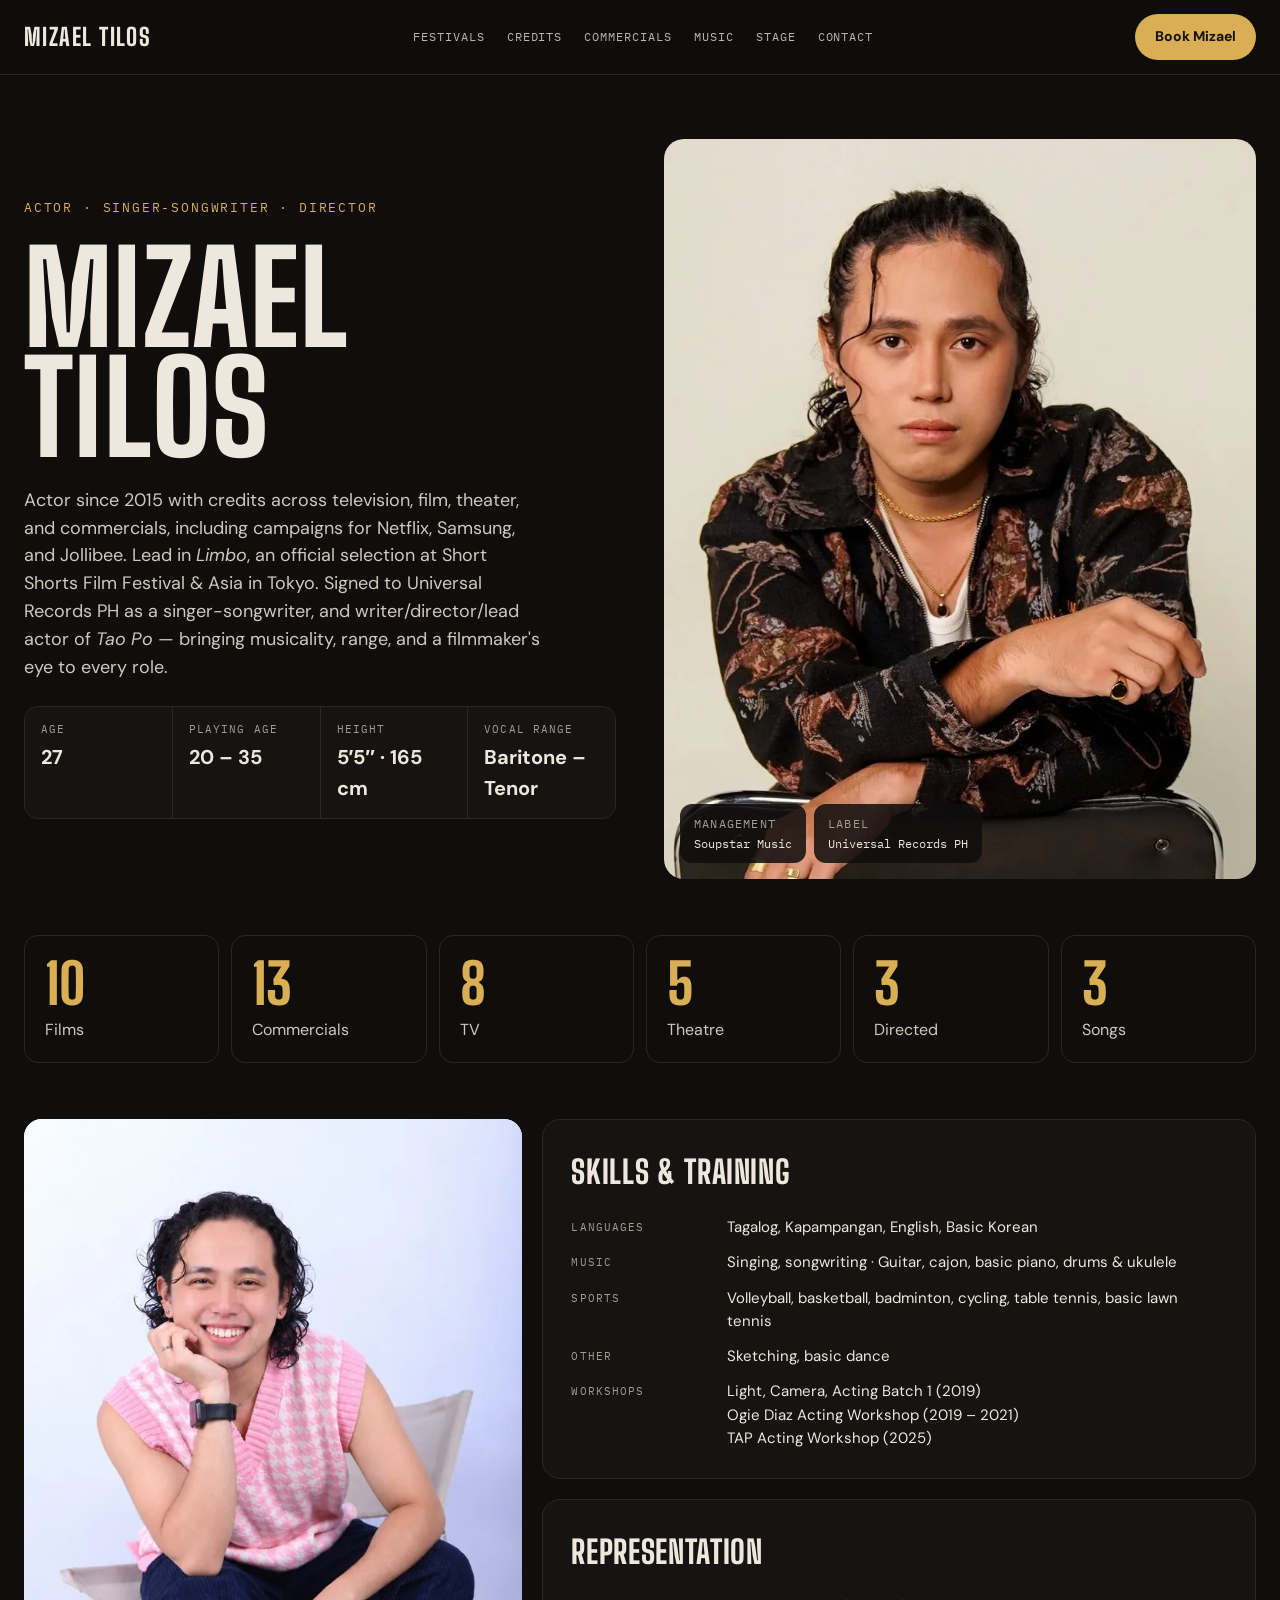
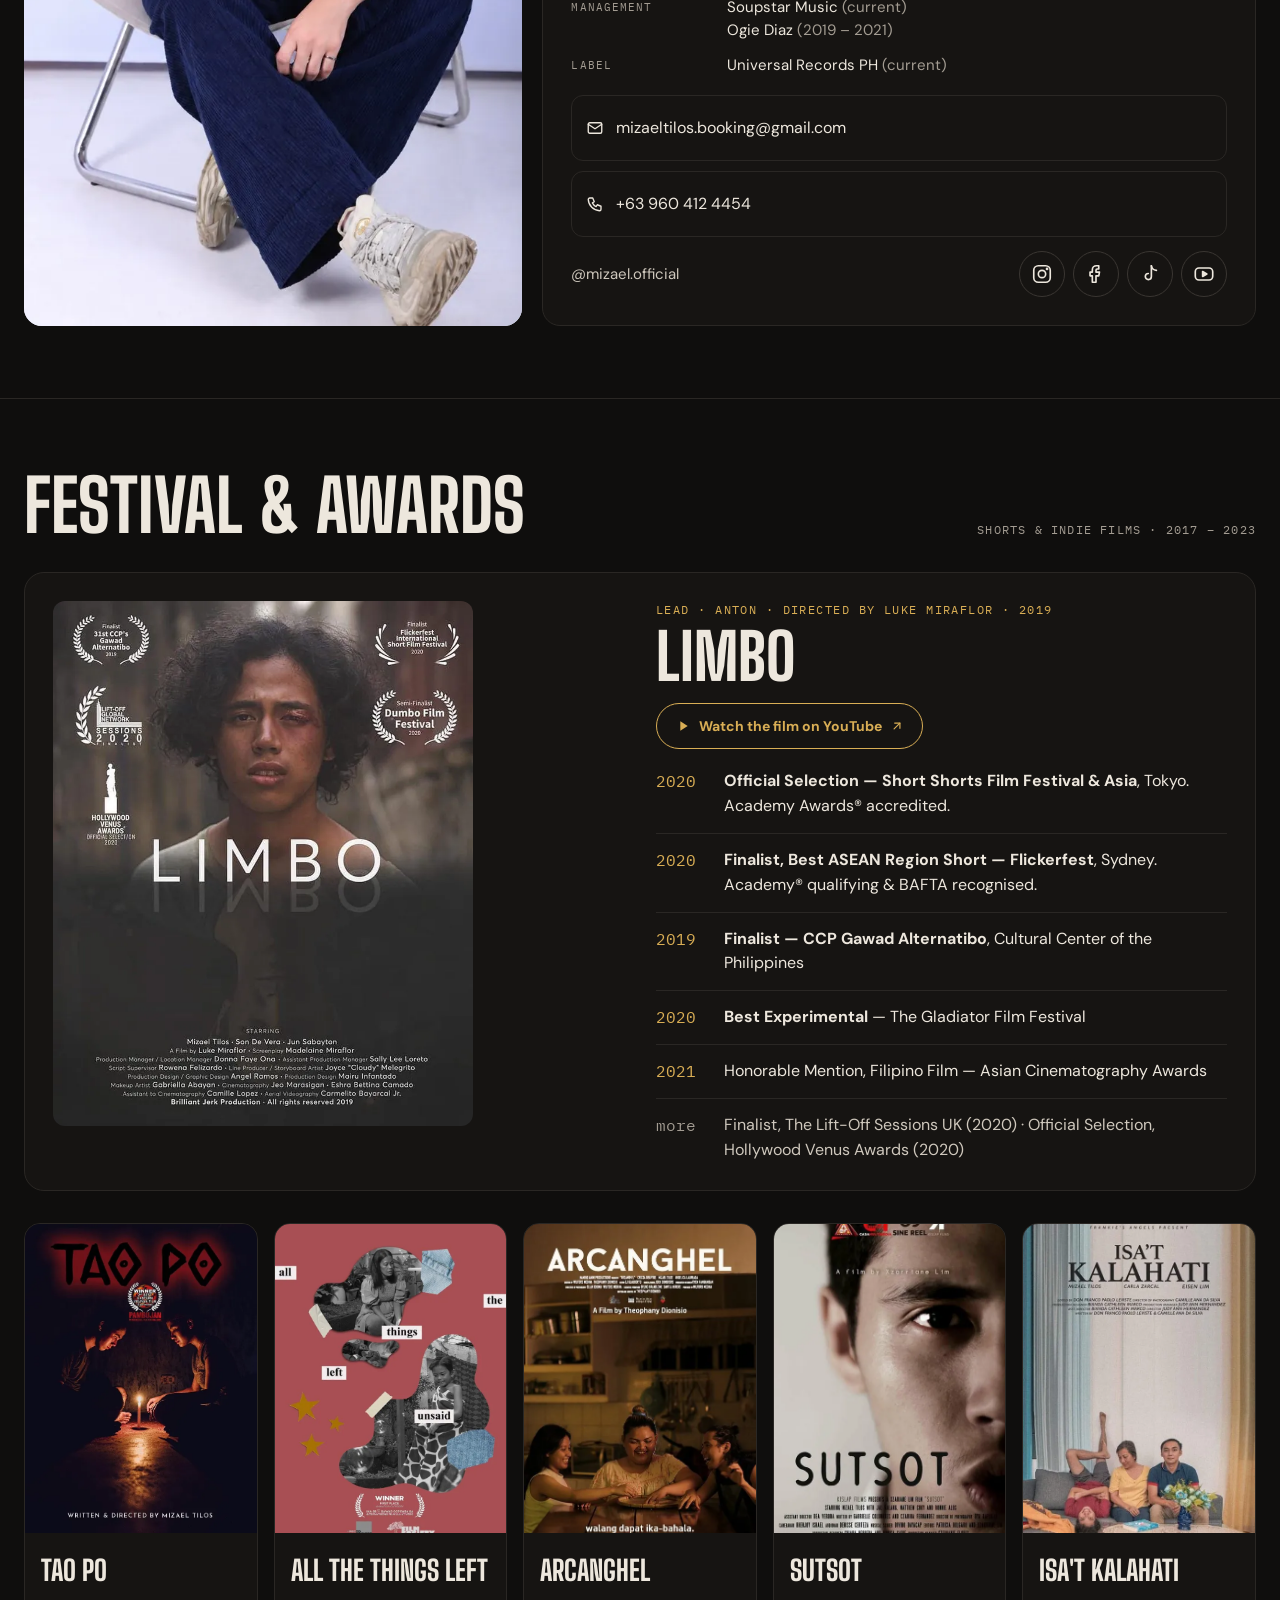
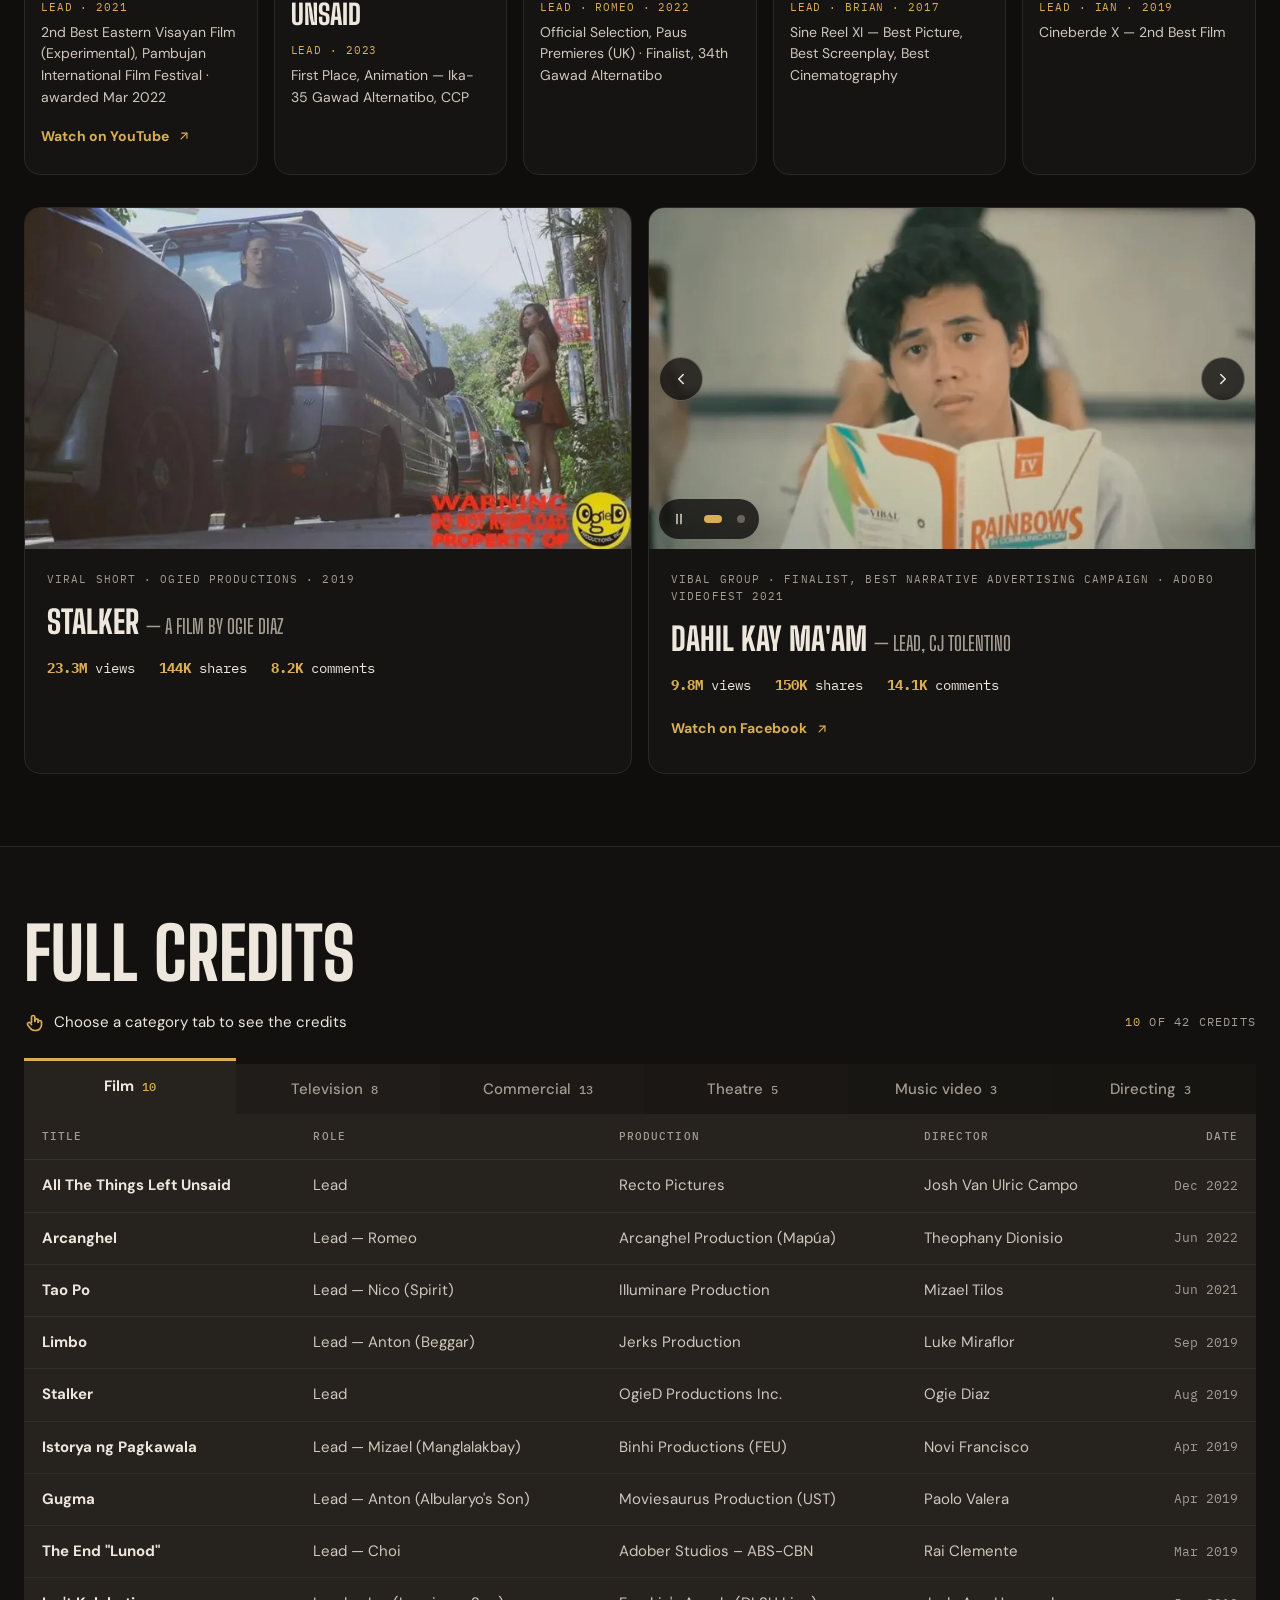
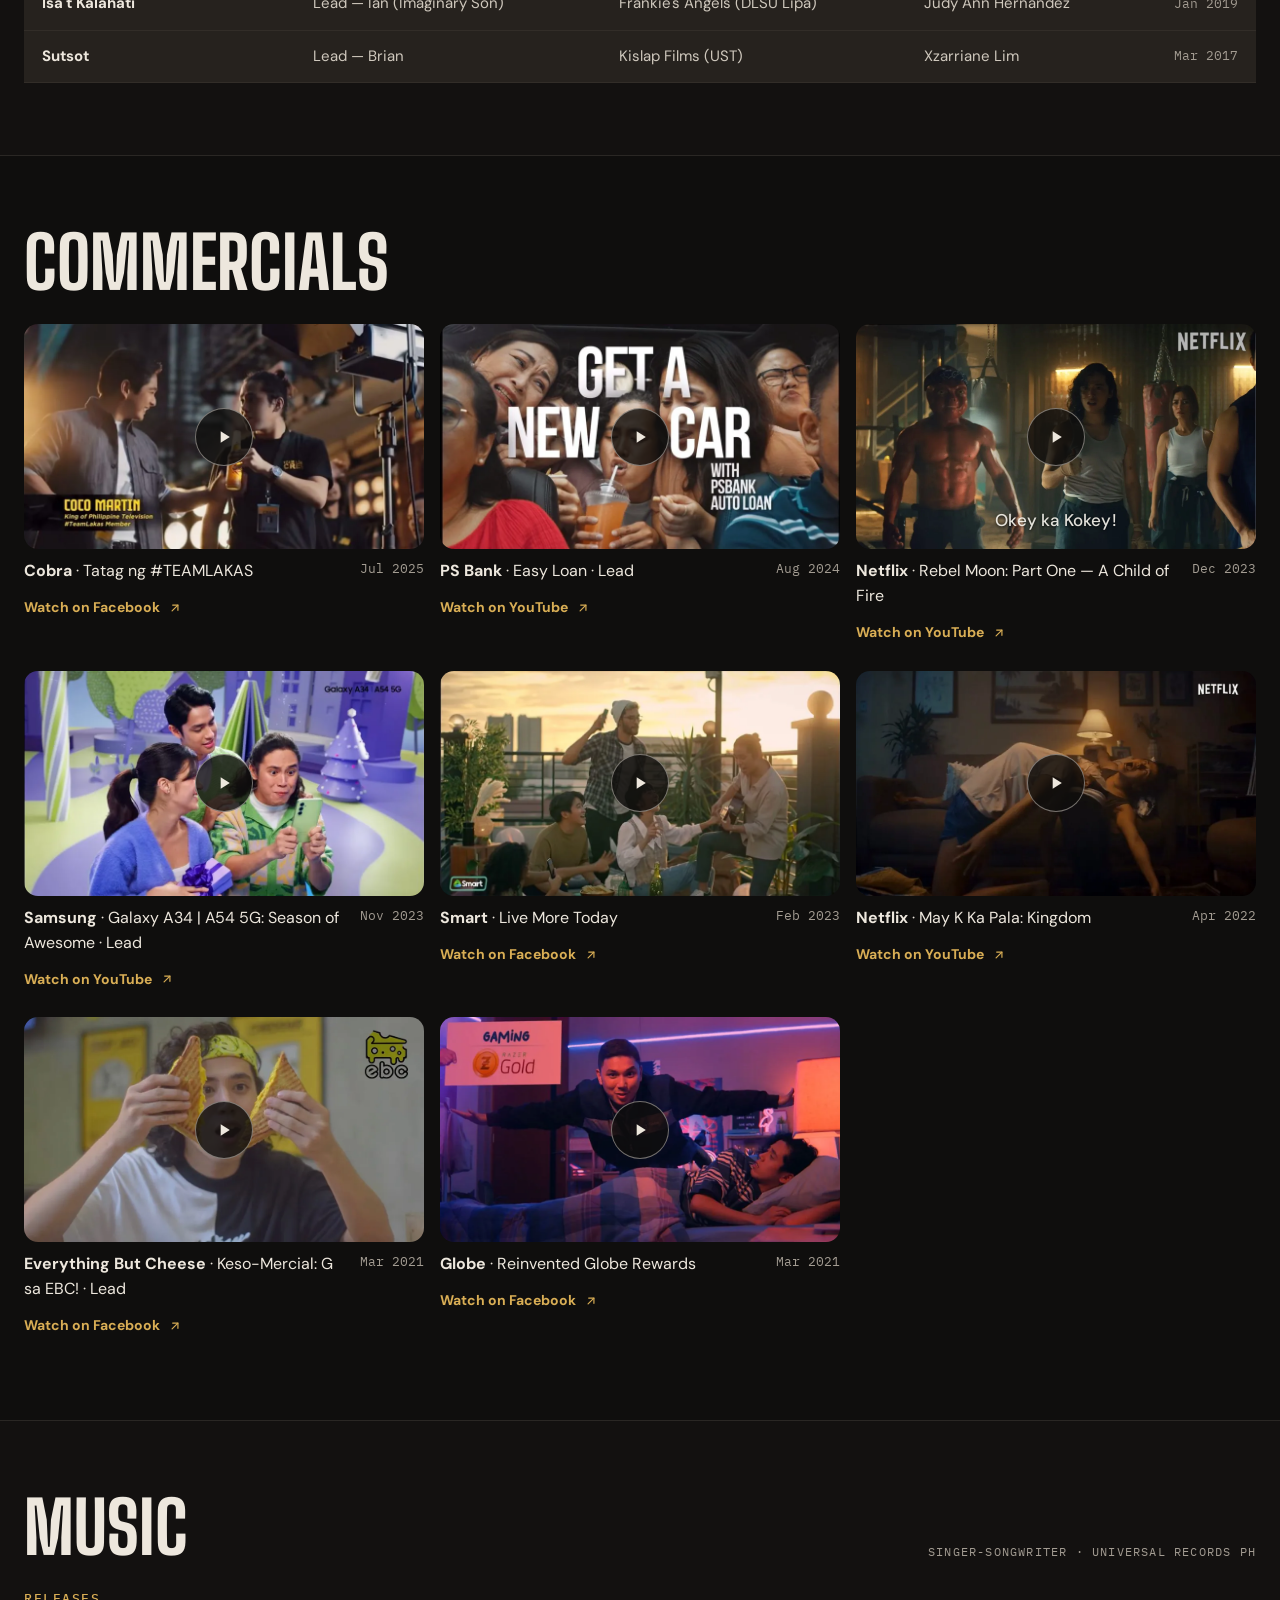
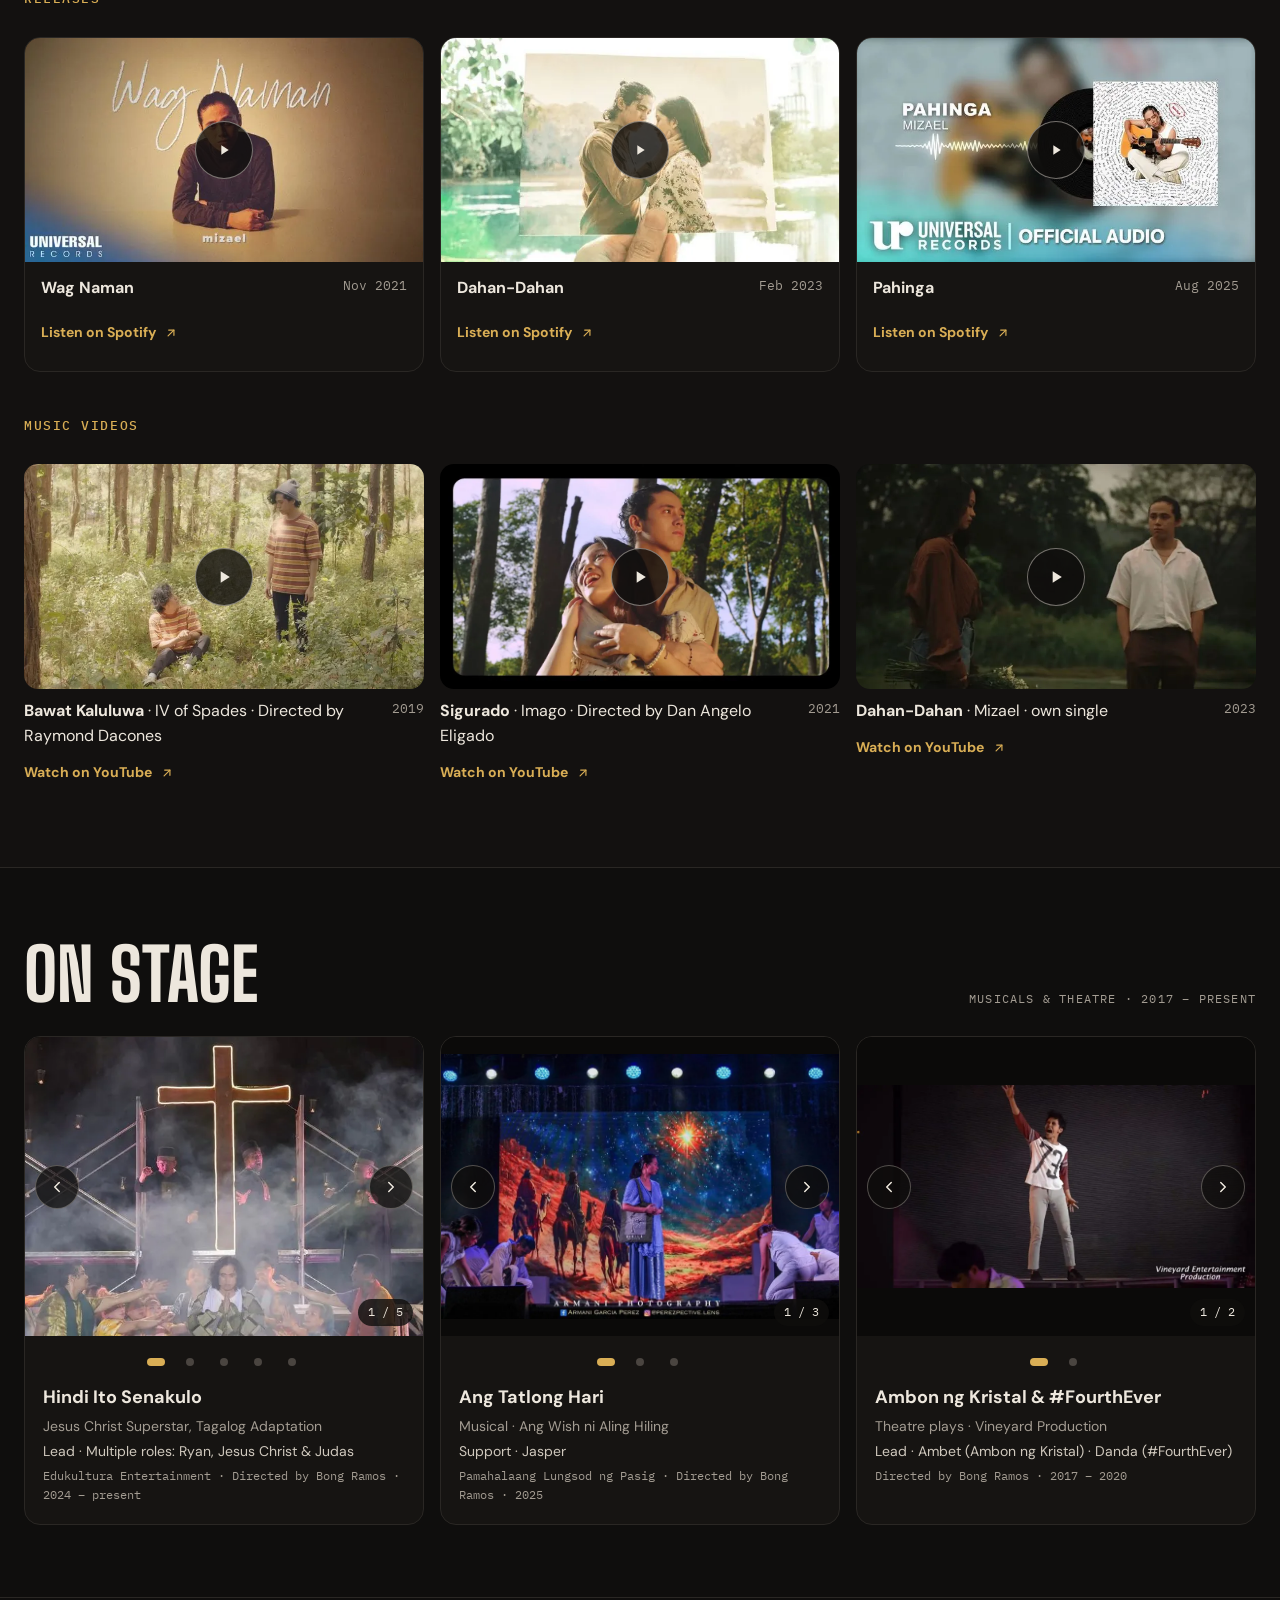
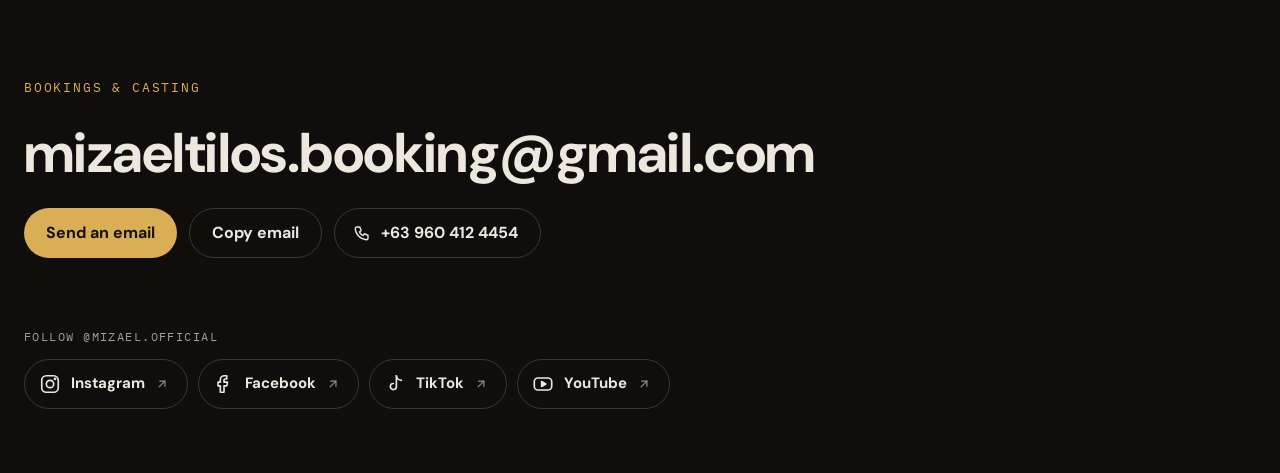
<file: index.html>
<!doctype html>
<html lang="en">
<head>
<meta charset="utf-8">
<meta name="viewport" content="width=device-width, initial-scale=1, viewport-fit=cover">
<title>Mizael Tilos | Filipino Actor, Singer-Songwriter &amp; Director</title>
<meta name="description" content="Filipino actor, singer-songwriter and director. Lead in Limbo (Short Shorts Film Festival & Asia, Tokyo), commercials for Netflix and Samsung, and original songs on Universal Records PH.">
<!-- Keep this page out of Google and other search engines (link previews on social apps still work). -->
<meta name="robots" content="noindex, nofollow">
<link rel="canonical" href="https://mizaeltilos.github.io/">

<!-- Link previews (Facebook, Threads, Messenger, Instagram DMs, Viber, LinkedIn).
     If the site address ever changes (e.g. a custom domain), update https://mizaeltilos.github.io in the tags below. -->
<meta property="og:type" content="website">
<meta property="og:site_name" content="Mizael Tilos">
<meta property="og:url" content="https://mizaeltilos.github.io/">
<meta property="og:title" content="Mizael Tilos — Actor · Singer-Songwriter · Director">
<meta property="og:description" content="Film, TV, commercials, theatre and music. Watch the work and get in touch for bookings.">
<meta property="og:image" content="https://mizaeltilos.github.io/images/share-preview.jpg">
<meta property="og:image:width" content="1200">
<meta property="og:image:height" content="630">
<meta property="og:image:alt" content="Mizael Tilos — Actor, Singer-Songwriter, Director">
<meta property="og:locale" content="en_PH">

<!-- Link previews on X / Twitter -->
<meta name="twitter:card" content="summary_large_image">
<meta name="twitter:title" content="Mizael Tilos — Actor · Singer-Songwriter · Director">
<meta name="twitter:description" content="Film, TV, commercials, theatre and music. Watch the work and get in touch for bookings.">
<meta name="twitter:image" content="https://mizaeltilos.github.io/images/share-preview.jpg">
<meta name="twitter:image:alt" content="Mizael Tilos — Actor, Singer-Songwriter, Director">
<meta name="theme-color" content="#0F0E0D">
<link rel="icon" href="favicon.ico" sizes="any">
<link rel="icon" type="image/png" sizes="32x32" href="favicon-32.png">
<link rel="apple-touch-icon" href="apple-touch-icon.png">
<link rel="manifest" href="site.webmanifest">
<link rel="preconnect" href="https://fonts.googleapis.com">
<link rel="preconnect" href="https://fonts.gstatic.com" crossorigin>
<link rel="stylesheet" href="https://fonts.googleapis.com/css2?family=Big+Shoulders+Display:wght@600;800&amp;family=DM+Sans:opsz,wght@9..40,400;9..40,500;9..40,700&amp;family=IBM+Plex+Mono:wght@400;500&amp;display=swap">
<link rel="stylesheet" href="styles.css">

</head>
<body>
<div style="background: #0F0E0D; color: #EDE7DD; font-family: 'DM Sans', 'Helvetica Neue', sans-serif; font-size: 16px; line-height: 1.55; min-height: 100vh; overflow-x: clip">

<!-- NAV -->
<header style="position: sticky; top: 0; z-index: 10; background: rgba(15,14,13,0.92); border-bottom: 1px solid #2A2724; backdrop-filter: blur(8px)">
<nav aria-label="Sections" class="topnav" style="max-width: 1240px; margin: 0 auto; padding: 14px 24px; display: flex; align-items: center; justify-content: space-between; gap: 12px; flex-wrap: nowrap">
<a href="#top" class="logo" style="white-space: nowrap; font-family: 'Big Shoulders Display', Impact, sans-serif; font-weight: 800; font-size: 24px; letter-spacing: 0.06em; text-decoration: none; text-transform: uppercase">Mizael Tilos</a>
<div class="nav-links" style="display: flex; gap: 22px; flex-wrap: nowrap; white-space: nowrap; font-family: 'IBM Plex Mono', ui-monospace, monospace; font-size: 12px; letter-spacing: 0.08em; text-transform: uppercase">
<a href="#festivals" style="text-decoration: none; color: #BDB5AA">Festivals</a>
<a href="#credits" style="text-decoration: none; color: #BDB5AA">Credits</a>
<a href="#commercials" style="text-decoration: none; color: #BDB5AA">Commercials</a>
<a href="#music" style="text-decoration: none; color: #BDB5AA">Music</a>
<a href="#stage" style="text-decoration: none; color: #BDB5AA">Stage</a>
<a href="#contact" style="text-decoration: none; color: #BDB5AA">Contact</a>
</div>
<div style="display: flex; align-items: center; gap: 8px; flex: 0 0 auto">
<a href="#contact" class="book" style="white-space: nowrap; background: #D9AE55; color: #15120D; text-decoration: none; font-weight: 700; font-size: 14px; padding: 12px 20px; border-radius: 999px; min-height: 44px; box-sizing: border-box; display: inline-flex; align-items: center">Book Mizael</a>
<button type="button" class="menu-btn" id="menuBtn" aria-label="Open menu" aria-expanded="false" aria-controls="mobile-menu" style="display: none; width: 44px; height: 44px; border-radius: 999px; border: 1px solid #3A3632; background: transparent; color: #EDE7DD; cursor: pointer; align-items: center; justify-content: center; padding: 0">
<span class="ic-open" style="display: flex"><svg width="20" height="20" viewBox="0 0 24 24" fill="none" stroke="currentColor" stroke-width="2" stroke-linecap="round" aria-hidden="true"><path d="M4 7h16"></path><path d="M4 12h16"></path><path d="M4 17h16"></path></svg></span>
<span class="ic-close" style="display: none"><svg width="20" height="20" viewBox="0 0 24 24" fill="none" stroke="currentColor" stroke-width="2" stroke-linecap="round" aria-hidden="true"><path d="M6 6l12 12"></path><path d="M18 6L6 18"></path></svg></span>
</button>
</div>
</nav>
<div id="menuWrap" style="display: none">
<div class="menu-panel" aria-hidden="true" data-close-menu style="position: absolute; top: 100%; left: 0; right: 0; height: 100vh; background: rgba(0,0,0,0.55)"></div>
<div id="mobile-menu" class="menu-panel" style="position: absolute; top: 100%; left: 0; right: 0; background: #0F0E0D; border-bottom: 1px solid #2A2724; max-height: calc(100vh - 72px); overflow-y: auto; box-shadow: 0 16px 32px rgba(0,0,0,0.45)">
<div style="max-width: 1240px; margin: 0 auto; padding: 4px 24px 20px; display: flex; flex-direction: column">
<a href="#festivals" data-close-menu style="display: flex; align-items: center; justify-content: space-between; min-height: 52px; padding: 0 4px; border-bottom: 1px solid #2A2724; color: #EDE7DD; text-decoration: none; font-family: 'Big Shoulders Display', Impact, sans-serif; font-weight: 800; font-size: 26px; text-transform: uppercase; letter-spacing: 0.03em">Festivals<svg width="18" height="18" viewBox="0 0 24 24" fill="none" stroke="currentColor" stroke-width="2" stroke-linecap="round" stroke-linejoin="round" aria-hidden="true" style="color: #A39C92"><path d="M9 6l6 6-6 6"></path></svg></a>
<a href="#credits" data-close-menu style="display: flex; align-items: center; justify-content: space-between; min-height: 52px; padding: 0 4px; border-bottom: 1px solid #2A2724; color: #EDE7DD; text-decoration: none; font-family: 'Big Shoulders Display', Impact, sans-serif; font-weight: 800; font-size: 26px; text-transform: uppercase; letter-spacing: 0.03em">Credits<svg width="18" height="18" viewBox="0 0 24 24" fill="none" stroke="currentColor" stroke-width="2" stroke-linecap="round" stroke-linejoin="round" aria-hidden="true" style="color: #A39C92"><path d="M9 6l6 6-6 6"></path></svg></a>
<a href="#commercials" data-close-menu style="display: flex; align-items: center; justify-content: space-between; min-height: 52px; padding: 0 4px; border-bottom: 1px solid #2A2724; color: #EDE7DD; text-decoration: none; font-family: 'Big Shoulders Display', Impact, sans-serif; font-weight: 800; font-size: 26px; text-transform: uppercase; letter-spacing: 0.03em">Commercials<svg width="18" height="18" viewBox="0 0 24 24" fill="none" stroke="currentColor" stroke-width="2" stroke-linecap="round" stroke-linejoin="round" aria-hidden="true" style="color: #A39C92"><path d="M9 6l6 6-6 6"></path></svg></a>
<a href="#music" data-close-menu style="display: flex; align-items: center; justify-content: space-between; min-height: 52px; padding: 0 4px; border-bottom: 1px solid #2A2724; color: #EDE7DD; text-decoration: none; font-family: 'Big Shoulders Display', Impact, sans-serif; font-weight: 800; font-size: 26px; text-transform: uppercase; letter-spacing: 0.03em">Music<svg width="18" height="18" viewBox="0 0 24 24" fill="none" stroke="currentColor" stroke-width="2" stroke-linecap="round" stroke-linejoin="round" aria-hidden="true" style="color: #A39C92"><path d="M9 6l6 6-6 6"></path></svg></a>
<a href="#stage" data-close-menu style="display: flex; align-items: center; justify-content: space-between; min-height: 52px; padding: 0 4px; border-bottom: 1px solid #2A2724; color: #EDE7DD; text-decoration: none; font-family: 'Big Shoulders Display', Impact, sans-serif; font-weight: 800; font-size: 26px; text-transform: uppercase; letter-spacing: 0.03em">Stage<svg width="18" height="18" viewBox="0 0 24 24" fill="none" stroke="currentColor" stroke-width="2" stroke-linecap="round" stroke-linejoin="round" aria-hidden="true" style="color: #A39C92"><path d="M9 6l6 6-6 6"></path></svg></a>
<a href="#contact" data-close-menu style="display: flex; align-items: center; justify-content: space-between; min-height: 52px; padding: 0 4px; border-bottom: 1px solid #2A2724; color: #EDE7DD; text-decoration: none; font-family: 'Big Shoulders Display', Impact, sans-serif; font-weight: 800; font-size: 26px; text-transform: uppercase; letter-spacing: 0.03em">Contact<svg width="18" height="18" viewBox="0 0 24 24" fill="none" stroke="currentColor" stroke-width="2" stroke-linecap="round" stroke-linejoin="round" aria-hidden="true" style="color: #A39C92"><path d="M9 6l6 6-6 6"></path></svg></a>
</div>
</div>
</div>
</header>

<!-- HERO -->
<section id="top" style="max-width: 1240px; margin: 0 auto; padding: 64px 24px 40px; display: grid; grid-template-columns: repeat(auto-fit, minmax(min(320px, 100%), 1fr)); gap: 48px; align-items: center">
<div style="display: flex; flex-direction: column; gap: 24px">
<div style="font-family: 'IBM Plex Mono', ui-monospace, monospace; font-size: 13px; letter-spacing: 0.14em; text-transform: uppercase; color: #D9AE55">Actor · Singer-Songwriter · Director</div>
<h1 style="margin: 0; font-family: 'Big Shoulders Display', Impact, sans-serif; font-weight: 800; font-size: clamp(64px, 10vw, 148px); line-height: 0.86; text-transform: uppercase; letter-spacing: 0.01em">Mizael<br>Tilos</h1>
<p style="margin: 0; font-size: 18px; color: #CFC8BD; max-width: 520px">Actor since 2015 with credits across television, film, theater, and commercials, including campaigns for Netflix, Samsung, and Jollibee. Lead in <em>Limbo</em>, an official selection at Short Shorts Film Festival &amp; Asia in Tokyo. Signed to Universal Records PH as a singer-songwriter, and writer/director/lead actor of <em>Tao Po</em> — bringing musicality, range, and a filmmaker's eye to every role.</p>
<dl style="margin: 0; display: grid; grid-template-columns: repeat(auto-fit, minmax(min(120px, 100%), 1fr)); gap: 1px; background: #2A2724; border: 1px solid #2A2724; border-radius: 14px; overflow: hidden">
<div style="background: #161412; padding: 14px 16px"><dt style="font-family: 'IBM Plex Mono', monospace; font-size: 11px; text-transform: uppercase; letter-spacing: 0.1em; color: #A39C92">Age</dt><dd style="margin: 4px 0 0; font-size: 20px; font-weight: 700">27</dd></div>
<div style="background: #161412; padding: 14px 16px"><dt style="font-family: 'IBM Plex Mono', monospace; font-size: 11px; text-transform: uppercase; letter-spacing: 0.1em; color: #A39C92">Playing age</dt><dd style="margin: 4px 0 0; font-size: 20px; font-weight: 700">20 – 35</dd></div>
<div style="background: #161412; padding: 14px 16px"><dt style="font-family: 'IBM Plex Mono', monospace; font-size: 11px; text-transform: uppercase; letter-spacing: 0.1em; color: #A39C92">Height</dt><dd style="margin: 4px 0 0; font-size: 20px; font-weight: 700">5′5″ · 165 cm</dd></div>
<div style="background: #161412; padding: 14px 16px"><dt style="font-family: 'IBM Plex Mono', monospace; font-size: 11px; text-transform: uppercase; letter-spacing: 0.1em; color: #A39C92">Vocal range</dt><dd style="margin: 4px 0 0; font-size: 20px; font-weight: 700">Baritone – Tenor</dd></div>
</dl>
</div>
<div style="position: relative">
<img fetchpriority="high" decoding="async" width="960" height="960" src="images/hero-portrait.webp" alt="Portrait of Mizael Tilos" style="width: 100%; max-width: 100%; aspect-ratio: 4 / 5; object-fit: cover; object-position: 60% 30%; border-radius: 20px; display: block">
<div style="position: absolute; left: 16px; bottom: 16px; max-width: calc(100% - 32px); font-family: 'IBM Plex Mono', monospace; font-size: 12px; line-height: 1.6; display: flex; gap: 8px; flex-wrap: wrap; align-items: flex-end">
<div style="background: rgba(15,14,13,0.85); padding: 10px 14px; border-radius: 12px"><div style="color: #A39C92; text-transform: uppercase; letter-spacing: 0.1em">Management</div>
<div style="color: #EDE7DD">Soupstar Music</div></div>
<div style="background: rgba(15,14,13,0.85); padding: 10px 14px; border-radius: 12px"><div style="color: #A39C92; text-transform: uppercase; letter-spacing: 0.1em">Label</div>
<div style="color: #EDE7DD">Universal Records PH</div></div>
</div>
</div>
</section>

<!-- SNAPSHOT DASHBOARD -->
<section aria-label="Career at a glance" style="max-width: 1240px; margin: 0 auto; padding: 16px 24px 56px">
<div class="stats" style="display: grid; grid-template-columns: repeat(6, minmax(0, 1fr)); gap: 12px">
<div class="stat" style="border: 1px solid #2A2724; border-radius: 14px; padding: 20px"><div class="statn" style="font-family: 'Big Shoulders Display', Impact, sans-serif; font-weight: 800; font-size: 56px; line-height: 1; color: #D9AE55">10</div><div class="statl" style="margin-top: 6px; color: #CFC8BD; font-size: 16px">Films</div></div>
<div class="stat" style="border: 1px solid #2A2724; border-radius: 14px; padding: 20px"><div class="statn" style="font-family: 'Big Shoulders Display', Impact, sans-serif; font-weight: 800; font-size: 56px; line-height: 1; color: #D9AE55">13</div><div class="statl" style="margin-top: 6px; color: #CFC8BD; font-size: 16px">Commercials</div></div>
<div class="stat" style="border: 1px solid #2A2724; border-radius: 14px; padding: 20px"><div class="statn" style="font-family: 'Big Shoulders Display', Impact, sans-serif; font-weight: 800; font-size: 56px; line-height: 1; color: #D9AE55">8</div><div class="statl" style="margin-top: 6px; color: #CFC8BD; font-size: 16px">TV</div></div>
<div class="stat" style="border: 1px solid #2A2724; border-radius: 14px; padding: 20px"><div class="statn" style="font-family: 'Big Shoulders Display', Impact, sans-serif; font-weight: 800; font-size: 56px; line-height: 1; color: #D9AE55">5</div><div class="statl" style="margin-top: 6px; color: #CFC8BD; font-size: 16px">Theatre</div></div>
<div class="stat" style="border: 1px solid #2A2724; border-radius: 14px; padding: 20px"><div class="statn" style="font-family: 'Big Shoulders Display', Impact, sans-serif; font-weight: 800; font-size: 56px; line-height: 1; color: #D9AE55">3</div><div class="statl" style="margin-top: 6px; color: #CFC8BD; font-size: 16px">Directed</div></div>
<div class="stat" style="border: 1px solid #2A2724; border-radius: 14px; padding: 20px"><div class="statn" style="font-family: 'Big Shoulders Display', Impact, sans-serif; font-weight: 800; font-size: 56px; line-height: 1; color: #D9AE55">3</div><div class="statl" style="margin-top: 6px; color: #CFC8BD; font-size: 16px">Songs</div></div>
</div>
</section>

<!-- PROFILE: SKILLS + REPRESENTATION -->
<section aria-label="Profile" style="max-width: 1240px; margin: 0 auto; padding: 0 24px 72px; display: flex; flex-wrap: wrap; gap: 20px; align-items: stretch">
<div style="flex: 1 1 340px; display: flex">
<img loading="lazy" decoding="async" width="733" height="1100" src="images/profile-full-length.webp" alt="Mizael Tilos smiling, seated full-length" style="width: 100%; height: 100%; min-height: 420px; object-fit: cover; object-position: center 40%; border-radius: 18px; display: block; background: #E6E6F2">
</div>
<div style="flex: 1.6 1 460px; display: flex; flex-direction: column; gap: 20px">
<div class="pcard" style="background: #161412; border: 1px solid #2A2724; border-radius: 18px; padding: 28px; display: flex; flex-direction: column; gap: 18px">
<h2 style="margin: 0; font-family: 'Big Shoulders Display', Impact, sans-serif; font-weight: 800; font-size: 32px; text-transform: uppercase; letter-spacing: 0.02em">Skills &amp; training</h2>
<div class="kv" style="display: grid; grid-template-columns: 140px 1fr; gap: 12px 16px; font-size: 15px">
<div style="font-family: 'IBM Plex Mono', monospace; font-size: 11px; text-transform: uppercase; letter-spacing: 0.1em; color: #A39C92; padding-top: 3px">Languages</div><div>Tagalog, Kapampangan, English, Basic Korean</div>
<div style="font-family: 'IBM Plex Mono', monospace; font-size: 11px; text-transform: uppercase; letter-spacing: 0.1em; color: #A39C92; padding-top: 3px">Music</div><div>Singing, songwriting · Guitar, cajon, basic piano, drums &amp; ukulele</div>
<div style="font-family: 'IBM Plex Mono', monospace; font-size: 11px; text-transform: uppercase; letter-spacing: 0.1em; color: #A39C92; padding-top: 3px">Sports</div><div>Volleyball, basketball, badminton, cycling, table tennis, basic lawn tennis</div>
<div style="font-family: 'IBM Plex Mono', monospace; font-size: 11px; text-transform: uppercase; letter-spacing: 0.1em; color: #A39C92; padding-top: 3px">Other</div><div>Sketching, basic dance</div>
<div style="font-family: 'IBM Plex Mono', monospace; font-size: 11px; text-transform: uppercase; letter-spacing: 0.1em; color: #A39C92; padding-top: 3px">Workshops</div><div>Light, Camera, Acting Batch 1 (2019)<br>Ogie Diaz Acting Workshop (2019 – 2021)<br>TAP Acting Workshop (2025)</div>
</div>
</div>
<div class="pcard" style="background: #161412; border: 1px solid #2A2724; border-radius: 18px; padding: 28px; display: flex; flex-direction: column; gap: 18px">
<h2 style="margin: 0; font-family: 'Big Shoulders Display', Impact, sans-serif; font-weight: 800; font-size: 32px; text-transform: uppercase; letter-spacing: 0.02em">Representation</h2>
<div class="kv" style="display: grid; grid-template-columns: 140px 1fr; gap: 12px 16px; font-size: 15px">
<div style="font-family: 'IBM Plex Mono', monospace; font-size: 11px; text-transform: uppercase; letter-spacing: 0.1em; color: #A39C92; padding-top: 3px">Management</div><div>Soupstar Music <span style="color: #A39C92">(current)</span><br>Ogie Diaz <span style="color: #A39C92">(2019 – 2021)</span></div>
<div style="font-family: 'IBM Plex Mono', monospace; font-size: 11px; text-transform: uppercase; letter-spacing: 0.1em; color: #A39C92; padding-top: 3px">Label</div><div>Universal Records PH <span style="color: #A39C92">(current)</span></div>
</div>
<div style="display: flex; flex-direction: column; gap: 10px; margin-top: auto">
<a href="mailto:mizaeltilos.booking@gmail.com" style="overflow-wrap: anywhere; display: flex; align-items: center; gap: 12px; min-height: 44px; padding: 10px 14px; border: 1px solid #2A2724; border-radius: 12px; text-decoration: none"><svg width="18" height="18" viewBox="0 0 24 24" fill="none" stroke="currentColor" stroke-width="1.8" stroke-linecap="round" stroke-linejoin="round" aria-hidden="true"><rect x="3" y="5" width="18" height="14" rx="2"></rect><path d="M3 7l9 6 9-6"></path></svg>mizaeltilos.booking@gmail.com</a>
<a href="tel:+639604124454" style="display: flex; align-items: center; gap: 12px; min-height: 44px; padding: 10px 14px; border: 1px solid #2A2724; border-radius: 12px; text-decoration: none"><svg width="18" height="18" viewBox="0 0 24 24" fill="none" stroke="currentColor" stroke-width="1.8" stroke-linecap="round" stroke-linejoin="round" aria-hidden="true"><path d="M5 4h4l2 5-2.5 1.5a11 11 0 0 0 5 5L15 13l5 2v4a2 2 0 0 1-2 2A16 16 0 0 1 3 6a2 2 0 0 1 2-2z"></path></svg>+63 960 412 4454</a>
<div style="display: flex; align-items: center; justify-content: space-between; gap: 12px; flex-wrap: wrap; padding-top: 4px"><span style="color: #CFC8BD; font-size: 15px">@mizael.official</span><div style="display: flex; gap: 8px"><a class="soc" href="https://www.instagram.com/mizael.official" target="_blank" rel="noopener noreferrer" aria-label="Mizael on Instagram (opens in a new tab)" title="Instagram" style="width: 44px; height: 44px; border-radius: 999px; border: 1px solid #3A3632; color: #EDE7DD; display: inline-flex; align-items: center; justify-content: center; text-decoration: none"><svg width="22" height="22" viewBox="0 0 24 24" fill="none" stroke="currentColor" stroke-width="1.8" stroke-linecap="round" stroke-linejoin="round" aria-hidden="true"><rect x="3" y="3" width="18" height="18" rx="5"></rect><circle cx="12" cy="12" r="4"></circle><circle cx="17.5" cy="6.5" r="0.6" fill="currentColor"></circle></svg></a><a class="soc" href="https://www.facebook.com/mizael.official" target="_blank" rel="noopener noreferrer" aria-label="Mizael on Facebook (opens in a new tab)" title="Facebook" style="width: 44px; height: 44px; border-radius: 999px; border: 1px solid #3A3632; color: #EDE7DD; display: inline-flex; align-items: center; justify-content: center; text-decoration: none"><svg width="22" height="22" viewBox="0 0 24 24" fill="none" stroke="currentColor" stroke-width="1.8" stroke-linecap="round" stroke-linejoin="round" aria-hidden="true"><path d="M15 3h-2.5A4.5 4.5 0 0 0 8 7.5V10H5.5v4H8v7h4v-7h3l.8-4H12V7.8c0-.7.4-1.3 1.2-1.3H15z"></path></svg></a><a class="soc" href="https://www.tiktok.com/@mizael.official" target="_blank" rel="noopener noreferrer" aria-label="Mizael on TikTok (opens in a new tab)" title="TikTok" style="width: 44px; height: 44px; border-radius: 999px; border: 1px solid #3A3632; color: #EDE7DD; display: inline-flex; align-items: center; justify-content: center; text-decoration: none"><svg width="22" height="22" viewBox="0 0 24 24" fill="none" stroke="currentColor" stroke-width="1.8" stroke-linecap="round" stroke-linejoin="round" aria-hidden="true"><path d="M13.5 3v11.8a3.3 3.3 0 1 1-3.3-3.3"></path><path d="M13.5 3c.4 2.9 2.4 4.8 5.5 5"></path></svg></a><a class="soc" href="https://www.youtube.com/@mizael.official" target="_blank" rel="noopener noreferrer" aria-label="Mizael on YouTube (opens in a new tab)" title="YouTube" style="width: 44px; height: 44px; border-radius: 999px; border: 1px solid #3A3632; color: #EDE7DD; display: inline-flex; align-items: center; justify-content: center; text-decoration: none"><svg width="22" height="22" viewBox="0 0 24 24" fill="none" stroke="currentColor" stroke-width="1.8" stroke-linecap="round" stroke-linejoin="round" aria-hidden="true"><rect x="2.5" y="5.5" width="19" height="13" rx="4"></rect><path d="M10.5 9.3v5.4l4.6-2.7z" fill="currentColor"></path></svg></a></div></div>
</div>
</div>
</div>
</section>

<!-- FESTIVALS -->
<section id="festivals" style="border-top: 1px solid #2A2724; padding: 72px 0">
<div style="max-width: 1240px; margin: 0 auto; padding: 0 24px; display: flex; flex-direction: column; gap: 32px">
<div style="display: flex; justify-content: space-between; align-items: end; gap: 16px; flex-wrap: wrap">
<h2 style="margin: 0; font-family: 'Big Shoulders Display', Impact, sans-serif; font-weight: 800; font-size: clamp(44px, 6vw, 72px); line-height: 0.95; text-transform: uppercase">Festival &amp; awards</h2>
<div style="font-family: 'IBM Plex Mono', monospace; font-size: 12px; letter-spacing: 0.1em; text-transform: uppercase; color: #A39C92">Shorts &amp; indie films · 2017 – 2023</div>
</div>

<article style="display: grid; grid-template-columns: repeat(auto-fit, minmax(min(300px, 100%), 1fr)); gap: 32px; background: #161412; border: 1px solid #2A2724; border-radius: 20px; padding: 28px; align-items: start">
<img loading="lazy" decoding="async" width="720" height="900" src="images/limbo-poster.webp" alt="Limbo film poster" style="width: 100%; max-width: 420px; aspect-ratio: 4 / 5; object-fit: cover; border-radius: 12px; display: block">
<div style="display: flex; flex-direction: column; gap: 20px">
<div>
<div style="font-family: 'IBM Plex Mono', monospace; font-size: 12px; letter-spacing: 0.12em; text-transform: uppercase; color: #D9AE55">Lead · Anton · Directed by Luke Miraflor · 2019</div>
<h3 style="margin: 6px 0 0; font-family: 'Big Shoulders Display', Impact, sans-serif; font-weight: 800; font-size: 64px; line-height: 1; text-transform: uppercase">Limbo</h3>
<a href="https://youtu.be/DCAKdH8J3mE" target="_blank" rel="noopener noreferrer" style="display: inline-flex; align-items: center; gap: 8px; min-height: 44px; align-self: flex-start; padding: 0 18px; border-radius: 999px; border: 1px solid #D9AE55; color: #D9AE55; font-weight: 700; font-size: 14px; text-decoration: none; margin-top: 14px"><svg width="16" height="16" viewBox="0 0 24 24" fill="currentColor" aria-hidden="true"><path d="M8 5l11 7-11 7z"></path></svg> Watch the film on YouTube <svg width="14" height="14" viewBox="0 0 24 24" fill="none" stroke="currentColor" stroke-width="2" stroke-linecap="round" stroke-linejoin="round" aria-hidden="true"><path d="M7 17L17 7"></path><path d="M8 7h9v9"></path></svg></a>
</div>
<div style="display: flex; flex-direction: column; gap: 14px">
<div style="display: grid; grid-template-columns: 56px 1fr; gap: 12px; padding-bottom: 14px; border-bottom: 1px solid #2A2724"><span style="font-family: 'IBM Plex Mono', monospace; color: #D9AE55">2020</span><span><strong>Official Selection — Short Shorts Film Festival &amp; Asia</strong>, Tokyo. Academy Awards® accredited.</span></div>
<div style="display: grid; grid-template-columns: 56px 1fr; gap: 12px; padding-bottom: 14px; border-bottom: 1px solid #2A2724"><span style="font-family: 'IBM Plex Mono', monospace; color: #D9AE55">2020</span><span><strong>Finalist, Best ASEAN Region Short — Flickerfest</strong>, Sydney. Academy® qualifying &amp; BAFTA recognised.</span></div>
<div style="display: grid; grid-template-columns: 56px 1fr; gap: 12px; padding-bottom: 14px; border-bottom: 1px solid #2A2724"><span style="font-family: 'IBM Plex Mono', monospace; color: #D9AE55">2019</span><span><strong>Finalist — CCP Gawad Alternatibo</strong>, Cultural Center of the Philippines</span></div>
<div style="display: grid; grid-template-columns: 56px 1fr; gap: 12px; padding-bottom: 14px; border-bottom: 1px solid #2A2724"><span style="font-family: 'IBM Plex Mono', monospace; color: #D9AE55">2020</span><span><strong>Best Experimental</strong> — The Gladiator Film Festival</span></div>
<div style="display: grid; grid-template-columns: 56px 1fr; gap: 12px; padding-bottom: 14px; border-bottom: 1px solid #2A2724"><span style="font-family: 'IBM Plex Mono', monospace; color: #D9AE55">2021</span><span>Honorable Mention, Filipino Film — Asian Cinematography Awards</span></div>
<div style="display: grid; grid-template-columns: 56px 1fr; gap: 12px"><span style="font-family: 'IBM Plex Mono', monospace; color: #A39C92">more</span><span style="color: #CFC8BD">Finalist, The Lift-Off Sessions UK (2020) · Official Selection, Hollywood Venus Awards (2020)</span></div>
</div>
</div>
</article>

<div class="m2 mfirst mfest" style="display: grid; grid-template-columns: repeat(auto-fit, minmax(min(220px, 100%), 1fr)); gap: 16px">
<article style="background: #161412; border: 1px solid #2A2724; border-radius: 16px; overflow: hidden; display: flex; flex-direction: column">
<img loading="lazy" decoding="async" width="1229" height="819" src="images/tao-po-poster.webp" alt="Tao Po poster, written and directed by Mizael Tilos" style="width: 100%; aspect-ratio: 3 / 4; object-fit: cover; display: block">
<div style="padding: 16px; display: flex; flex-direction: column; gap: 6px">
<h3 style="margin: 0; font-family: 'Big Shoulders Display', Impact, sans-serif; font-weight: 800; font-size: 28px; text-transform: uppercase">Tao Po</h3>
<div style="font-family: 'IBM Plex Mono', monospace; font-size: 11px; text-transform: uppercase; letter-spacing: 0.08em; color: #D9AE55">Lead · 2021</div>
<p style="margin: 0; font-size: 14px; color: #CFC8BD">2nd Best Eastern Visayan Film (Experimental), Pambujan International Film Festival · awarded Mar 2022</p>
<a href="https://youtu.be/opZ17VW5JHI" target="_blank" rel="noopener noreferrer" style="display: inline-flex; align-items: center; gap: 8px; min-height: 44px; align-self: flex-start; color: #D9AE55; font-weight: 700; font-size: 14px; text-decoration: none">Watch on YouTube <svg width="14" height="14" viewBox="0 0 24 24" fill="none" stroke="currentColor" stroke-width="2" stroke-linecap="round" stroke-linejoin="round" aria-hidden="true"><path d="M7 17L17 7"></path><path d="M8 7h9v9"></path></svg></a>
</div>
</article>
<article style="background: #161412; border: 1px solid #2A2724; border-radius: 16px; overflow: hidden; display: flex; flex-direction: column">
<img loading="lazy" decoding="async" width="642" height="963" src="images/all-the-things-left-unsaid-poster.webp" alt="All The Things Left Unsaid poster" style="width: 100%; aspect-ratio: 3 / 4; object-fit: cover; display: block">
<div style="padding: 16px; display: flex; flex-direction: column; gap: 6px">
<h3 style="margin: 0; font-family: 'Big Shoulders Display', Impact, sans-serif; font-weight: 800; font-size: 28px; text-transform: uppercase">All The Things Left Unsaid</h3>
<div style="font-family: 'IBM Plex Mono', monospace; font-size: 11px; text-transform: uppercase; letter-spacing: 0.08em; color: #D9AE55">Lead · 2023</div>
<p style="margin: 0; font-size: 14px; color: #CFC8BD">First Place, Animation — Ika-35 Gawad Alternatibo, CCP</p>
</div>
</article>
<article style="background: #161412; border: 1px solid #2A2724; border-radius: 16px; overflow: hidden; display: flex; flex-direction: column">
<img loading="lazy" decoding="async" width="471" height="706" src="images/arcanghel-poster.webp" alt="Arcanghel poster" style="width: 100%; aspect-ratio: 3 / 4; object-fit: cover; display: block">
<div style="padding: 16px; display: flex; flex-direction: column; gap: 6px">
<h3 style="margin: 0; font-family: 'Big Shoulders Display', Impact, sans-serif; font-weight: 800; font-size: 28px; text-transform: uppercase">Arcanghel</h3>
<div style="font-family: 'IBM Plex Mono', monospace; font-size: 11px; text-transform: uppercase; letter-spacing: 0.08em; color: #D9AE55">Lead · Romeo · 2022</div>
<p style="margin: 0; font-size: 14px; color: #CFC8BD">Official Selection, Paus Premieres (UK) · Finalist, 34th Gawad Alternatibo</p>
</div>
</article>
<article style="background: #161412; border: 1px solid #2A2724; border-radius: 16px; overflow: hidden; display: flex; flex-direction: column">
<img loading="lazy" decoding="async" width="504" height="756" src="images/sutsot-poster.webp" alt="Sutsot poster" style="width: 100%; aspect-ratio: 3 / 4; object-fit: cover; display: block">
<div style="padding: 16px; display: flex; flex-direction: column; gap: 6px">
<h3 style="margin: 0; font-family: 'Big Shoulders Display', Impact, sans-serif; font-weight: 800; font-size: 28px; text-transform: uppercase">Sutsot</h3>
<div style="font-family: 'IBM Plex Mono', monospace; font-size: 11px; text-transform: uppercase; letter-spacing: 0.08em; color: #D9AE55">Lead · Brian · 2017</div>
<p style="margin: 0; font-size: 14px; color: #CFC8BD">Sine Reel XI — Best Picture, Best Screenplay, Best Cinematography</p>
</div>
</article>
<article style="background: #161412; border: 1px solid #2A2724; border-radius: 16px; overflow: hidden; display: flex; flex-direction: column">
<img loading="lazy" decoding="async" width="504" height="756" src="images/isat-kalahati-poster.webp" alt="Isa't Kalahati poster" style="width: 100%; aspect-ratio: 3 / 4; object-fit: cover; display: block">
<div style="padding: 16px; display: flex; flex-direction: column; gap: 6px">
<h3 style="margin: 0; font-family: 'Big Shoulders Display', Impact, sans-serif; font-weight: 800; font-size: 28px; text-transform: uppercase">Isa't Kalahati</h3>
<div style="font-family: 'IBM Plex Mono', monospace; font-size: 11px; text-transform: uppercase; letter-spacing: 0.08em; color: #D9AE55">Lead · Ian · 2019</div>
<p style="margin: 0; font-size: 14px; color: #CFC8BD">Cineberde X — 2nd Best Film</p>
</div>
</article>
</div>

<div style="display: grid; grid-template-columns: repeat(auto-fit, minmax(min(300px, 100%), 1fr)); gap: 16px">
<div style="background: #161412; border: 1px solid #2A2724; border-radius: 16px; overflow: hidden; display: flex; flex-direction: column">
<img loading="lazy" decoding="async" width="771" height="413" src="images/stalker.webp" alt="Stalker, a film by Ogie Diaz" style="width: 100%; aspect-ratio: 16 / 9; object-fit: cover; object-position: center; display: block">
<div style="padding: 22px; display: flex; flex-direction: column; gap: 10px">
<div style="font-family: 'IBM Plex Mono', monospace; font-size: 11px; text-transform: uppercase; letter-spacing: 0.1em; color: #A39C92">Viral short · OgieD Productions · 2019</div>
<h3 style="margin: 0; font-family: 'Big Shoulders Display', Impact, sans-serif; font-weight: 800; font-size: 32px; text-transform: uppercase">Stalker <span style="color: #A39C92; font-weight: 600; font-size: 20px">— a film by Ogie Diaz</span></h3>
<div style="display: flex; gap: 24px; flex-wrap: wrap; font-family: 'IBM Plex Mono', monospace; font-size: 14px"><span><strong style="color: #D9AE55">23.3M</strong> views</span><span><strong style="color: #D9AE55">144K</strong> shares</span><span><strong style="color: #D9AE55">8.2K</strong> comments</span></div>
</div>
</div>
<div style="background: #161412; border: 1px solid #2A2724; border-radius: 16px; overflow: hidden; display: flex; flex-direction: column">
<div data-hover="dahil" style="position: relative; width: 100%; aspect-ratio: 16 / 9; overflow: hidden; background: #0B0A09">
<span data-slides="dahil" style="display: contents"></span>
<button type="button" aria-label="Previous photo" data-car="dahil" data-act="prev" style="position: absolute; top: 50%; transform: translateY(-50%); width: 44px; height: 44px; border-radius: 999px; border: 1px solid rgba(237,231,221,0.3); background: rgba(15,14,13,0.75); color: #EDE7DD; cursor: pointer; display: flex; align-items: center; justify-content: center; left: 10px"><svg width="18" height="18" viewBox="0 0 24 24" fill="none" stroke="currentColor" stroke-width="2" stroke-linecap="round" stroke-linejoin="round" aria-hidden="true"><path d="M15 6l-6 6 6 6"></path></svg></button>
<button type="button" aria-label="Next photo" data-car="dahil" data-act="next" style="position: absolute; top: 50%; transform: translateY(-50%); width: 44px; height: 44px; border-radius: 999px; border: 1px solid rgba(237,231,221,0.3); background: rgba(15,14,13,0.75); color: #EDE7DD; cursor: pointer; display: flex; align-items: center; justify-content: center; right: 10px"><svg width="18" height="18" viewBox="0 0 24 24" fill="none" stroke="currentColor" stroke-width="2" stroke-linecap="round" stroke-linejoin="round" aria-hidden="true"><path d="M9 6l6 6-6 6"></path></svg></button>
<div style="position: absolute; left: 10px; bottom: 10px; display: flex; align-items: center; gap: 4px; background: rgba(15,14,13,0.8); border-radius: 999px; padding: 2px 6px 2px 2px">
<button type="button" id="dahilToggle" aria-label="Pause slideshow" style="width: 36px; height: 36px; border: 0; border-radius: 999px; background: transparent; color: #EDE7DD; cursor: pointer; display: flex; align-items: center; justify-content: center; padding: 0">
<span class="ic-pause" style="display: flex"><svg width="16" height="16" viewBox="0 0 24 24" fill="none" stroke="currentColor" stroke-width="2" stroke-linecap="round" aria-hidden="true"><path d="M9 5v14"></path><path d="M15 5v14"></path></svg></span>
<span class="ic-play" style="display: none"><svg width="16" height="16" viewBox="0 0 24 24" fill="none" stroke="currentColor" stroke-width="2" stroke-linejoin="round" aria-hidden="true"><path d="M8 5l11 7-11 7z"></path></svg></span>
</button>
<span data-dots="dahil" style="display: contents"></span>
</div>
</div>
<div style="padding: 22px; display: flex; flex-direction: column; gap: 10px">
<div style="font-family: 'IBM Plex Mono', monospace; font-size: 11px; text-transform: uppercase; letter-spacing: 0.1em; color: #A39C92">Vibal Group · Finalist, Best Narrative Advertising Campaign · Adobo VideoFest 2021</div>
<h3 style="margin: 0; font-family: 'Big Shoulders Display', Impact, sans-serif; font-weight: 800; font-size: 32px; text-transform: uppercase">Dahil Kay Ma'am <span style="color: #A39C92; font-weight: 600; font-size: 20px">— lead, CJ Tolentino</span></h3>
<div style="display: flex; gap: 24px; flex-wrap: wrap; font-family: 'IBM Plex Mono', monospace; font-size: 14px"><span><strong style="color: #D9AE55">9.8M</strong> views</span><span><strong style="color: #D9AE55">150K</strong> shares</span><span><strong style="color: #D9AE55">14.1K</strong> comments</span></div>
<a href="https://www.facebook.com/vibalgroup/videos/10155539578916047" target="_blank" rel="noopener noreferrer" style="display: inline-flex; align-items: center; gap: 8px; min-height: 44px; align-self: flex-start; color: #D9AE55; font-weight: 700; font-size: 14px; text-decoration: none">Watch on Facebook <svg width="14" height="14" viewBox="0 0 24 24" fill="none" stroke="currentColor" stroke-width="2" stroke-linecap="round" stroke-linejoin="round" aria-hidden="true"><path d="M7 17L17 7"></path><path d="M8 7h9v9"></path></svg></a>
</div>
</div>
</div>
</div>
</section>

<!-- CREDITS (interactive) -->
<section id="credits" style="border-top: 1px solid #2A2724; padding: 72px 0; background: #131110">
<div style="max-width: 1240px; margin: 0 auto; padding: 0 24px; display: flex; flex-direction: column; gap: 24px">
<h2 style="margin: 0; font-family: 'Big Shoulders Display', Impact, sans-serif; font-weight: 800; font-size: clamp(44px, 6vw, 72px); line-height: 0.95; text-transform: uppercase">Full credits</h2>
<div style="display: flex; align-items: center; justify-content: space-between; gap: 12px; flex-wrap: wrap">
<div style="display: flex; align-items: center; gap: 10px; color: #EDE7DD; font-size: 15px"><svg width="20" height="20" viewBox="0 0 24 24" fill="none" stroke="#D9AE55" stroke-width="2" stroke-linecap="round" stroke-linejoin="round" aria-hidden="true"><path d="M9 11V5a2 2 0 0 1 4 0v5"></path><path d="M13 10V9a2 2 0 0 1 4 0v2"></path><path d="M17 11a2 2 0 0 1 4 0v3a7 7 0 0 1-7 7h-1a7 7 0 0 1-6-3.4L4.3 14a2 2 0 0 1 3.4-2L9 14"></path></svg>Choose a category tab to see the credits</div>
<div style="font-family: 'IBM Plex Mono', monospace; font-size: 12px; letter-spacing: 0.1em; text-transform: uppercase; color: #A39C92"><span style="color: #D9AE55"><span id="rowCount">10</span></span> of <span id="total">42</span> credits</div>
</div>
<div>
<div class="csel-wrap" style="display: none; position: relative; margin-bottom: 12px">
<label for="credit-category-m" style="position: absolute; width: 1px; height: 1px; overflow: hidden; clip: rect(0 0 0 0)">Credit category</label>
<select id="credit-category-m" style="appearance: none; -webkit-appearance: none; width: 100%; min-height: 52px; padding: 12px 48px 12px 16px; border-radius: 12px; border: 1px solid #D9AE55; background: #1C1A17; color: #EDE7DD; font-family: 'DM Sans', sans-serif; font-size: 16px; font-weight: 700">

</select>
<svg width="18" height="18" viewBox="0 0 24 24" fill="none" stroke="currentColor" stroke-width="2" stroke-linecap="round" stroke-linejoin="round" aria-hidden="true" style="position: absolute; right: 16px; top: 50%; transform: translateY(-50%); pointer-events: none; color: #D9AE55"><path d="M6 9l6 6 6-6"></path></svg>
</div>
<div role="tablist" class="ctabs" aria-label="Credit categories" style="display: flex; align-items: flex-end; overflow-x: auto">

</div>
<div style="overflow-x: auto; background: #26221E">
<table class="ctable" style="width: 100%; min-width: 760px; border-collapse: collapse; font-size: 15px">
<thead>
<tr style="font-family: 'IBM Plex Mono', monospace; font-size: 11px; text-transform: uppercase; letter-spacing: 0.1em; color: #A39C92; text-align: left">
<th style="padding: 14px 18px; border-bottom: 1px solid #36312C; font-weight: 500">Title</th>
<th style="padding: 14px 18px; border-bottom: 1px solid #36312C; font-weight: 500"><span data-h="role">Role</span></th>
<th style="padding: 14px 18px; border-bottom: 1px solid #36312C; font-weight: 500">Production</th>
<th style="padding: 14px 18px; border-bottom: 1px solid #36312C; font-weight: 500"><span data-h="dir">Director</span></th>
<th style="padding: 14px 18px; border-bottom: 1px solid #36312C; font-weight: 500; text-align: right">Date</th>
</tr>
</thead>
<tbody id="creditRows">
<tr data-cat="film"><td style="padding: 14px 18px; border-bottom: 1px solid #322D28; font-weight: 700">All The Things Left Unsaid</td><td style="padding: 14px 18px; border-bottom: 1px solid #322D28; color: #CFC8BD" data-label="Role">Lead</td><td style="padding: 14px 18px; border-bottom: 1px solid #322D28; color: #CFC8BD" data-label="Production">Recto Pictures</td><td style="padding: 14px 18px; border-bottom: 1px solid #322D28; color: #CFC8BD" data-label="Director">Josh Van Ulric Campo</td><td style="padding: 14px 18px; border-bottom: 1px solid #322D28; font-family: 'IBM Plex Mono', monospace; font-size: 13px; color: #A39C92; text-align: right; white-space: nowrap">Dec 2022</td></tr>
<tr data-cat="film"><td style="padding: 14px 18px; border-bottom: 1px solid #322D28; font-weight: 700">Arcanghel</td><td style="padding: 14px 18px; border-bottom: 1px solid #322D28; color: #CFC8BD" data-label="Role">Lead — Romeo</td><td style="padding: 14px 18px; border-bottom: 1px solid #322D28; color: #CFC8BD" data-label="Production">Arcanghel Production (Mapúa)</td><td style="padding: 14px 18px; border-bottom: 1px solid #322D28; color: #CFC8BD" data-label="Director">Theophany Dionisio</td><td style="padding: 14px 18px; border-bottom: 1px solid #322D28; font-family: 'IBM Plex Mono', monospace; font-size: 13px; color: #A39C92; text-align: right; white-space: nowrap">Jun 2022</td></tr>
<tr data-cat="film"><td style="padding: 14px 18px; border-bottom: 1px solid #322D28; font-weight: 700">Tao Po</td><td style="padding: 14px 18px; border-bottom: 1px solid #322D28; color: #CFC8BD" data-label="Role">Lead — Nico (Spirit)</td><td style="padding: 14px 18px; border-bottom: 1px solid #322D28; color: #CFC8BD" data-label="Production">Illuminare Production</td><td style="padding: 14px 18px; border-bottom: 1px solid #322D28; color: #CFC8BD" data-label="Director">Mizael Tilos</td><td style="padding: 14px 18px; border-bottom: 1px solid #322D28; font-family: 'IBM Plex Mono', monospace; font-size: 13px; color: #A39C92; text-align: right; white-space: nowrap">Jun 2021</td></tr>
<tr data-cat="film"><td style="padding: 14px 18px; border-bottom: 1px solid #322D28; font-weight: 700">Limbo</td><td style="padding: 14px 18px; border-bottom: 1px solid #322D28; color: #CFC8BD" data-label="Role">Lead — Anton (Beggar)</td><td style="padding: 14px 18px; border-bottom: 1px solid #322D28; color: #CFC8BD" data-label="Production">Jerks Production</td><td style="padding: 14px 18px; border-bottom: 1px solid #322D28; color: #CFC8BD" data-label="Director">Luke Miraflor</td><td style="padding: 14px 18px; border-bottom: 1px solid #322D28; font-family: 'IBM Plex Mono', monospace; font-size: 13px; color: #A39C92; text-align: right; white-space: nowrap">Sep 2019</td></tr>
<tr data-cat="film"><td style="padding: 14px 18px; border-bottom: 1px solid #322D28; font-weight: 700">Stalker</td><td style="padding: 14px 18px; border-bottom: 1px solid #322D28; color: #CFC8BD" data-label="Role">Lead</td><td style="padding: 14px 18px; border-bottom: 1px solid #322D28; color: #CFC8BD" data-label="Production">OgieD Productions Inc.</td><td style="padding: 14px 18px; border-bottom: 1px solid #322D28; color: #CFC8BD" data-label="Director">Ogie Diaz</td><td style="padding: 14px 18px; border-bottom: 1px solid #322D28; font-family: 'IBM Plex Mono', monospace; font-size: 13px; color: #A39C92; text-align: right; white-space: nowrap">Aug 2019</td></tr>
<tr data-cat="film"><td style="padding: 14px 18px; border-bottom: 1px solid #322D28; font-weight: 700">Istorya ng Pagkawala</td><td style="padding: 14px 18px; border-bottom: 1px solid #322D28; color: #CFC8BD" data-label="Role">Lead — Mizael (Manglalakbay)</td><td style="padding: 14px 18px; border-bottom: 1px solid #322D28; color: #CFC8BD" data-label="Production">Binhi Productions (FEU)</td><td style="padding: 14px 18px; border-bottom: 1px solid #322D28; color: #CFC8BD" data-label="Director">Novi Francisco</td><td style="padding: 14px 18px; border-bottom: 1px solid #322D28; font-family: 'IBM Plex Mono', monospace; font-size: 13px; color: #A39C92; text-align: right; white-space: nowrap">Apr 2019</td></tr>
<tr data-cat="film"><td style="padding: 14px 18px; border-bottom: 1px solid #322D28; font-weight: 700">Gugma</td><td style="padding: 14px 18px; border-bottom: 1px solid #322D28; color: #CFC8BD" data-label="Role">Lead — Anton (Albularyo&#x27;s Son)</td><td style="padding: 14px 18px; border-bottom: 1px solid #322D28; color: #CFC8BD" data-label="Production">Moviesaurus Production (UST)</td><td style="padding: 14px 18px; border-bottom: 1px solid #322D28; color: #CFC8BD" data-label="Director">Paolo Valera</td><td style="padding: 14px 18px; border-bottom: 1px solid #322D28; font-family: 'IBM Plex Mono', monospace; font-size: 13px; color: #A39C92; text-align: right; white-space: nowrap">Apr 2019</td></tr>
<tr data-cat="film"><td style="padding: 14px 18px; border-bottom: 1px solid #322D28; font-weight: 700">The End &quot;Lunod&quot;</td><td style="padding: 14px 18px; border-bottom: 1px solid #322D28; color: #CFC8BD" data-label="Role">Lead — Choi</td><td style="padding: 14px 18px; border-bottom: 1px solid #322D28; color: #CFC8BD" data-label="Production">Adober Studios – ABS-CBN</td><td style="padding: 14px 18px; border-bottom: 1px solid #322D28; color: #CFC8BD" data-label="Director">Rai Clemente</td><td style="padding: 14px 18px; border-bottom: 1px solid #322D28; font-family: 'IBM Plex Mono', monospace; font-size: 13px; color: #A39C92; text-align: right; white-space: nowrap">Mar 2019</td></tr>
<tr data-cat="film"><td style="padding: 14px 18px; border-bottom: 1px solid #322D28; font-weight: 700">Isa&#x27;t Kalahati</td><td style="padding: 14px 18px; border-bottom: 1px solid #322D28; color: #CFC8BD" data-label="Role">Lead — Ian (Imaginary Son)</td><td style="padding: 14px 18px; border-bottom: 1px solid #322D28; color: #CFC8BD" data-label="Production">Frankie&#x27;s Angels (DLSU Lipa)</td><td style="padding: 14px 18px; border-bottom: 1px solid #322D28; color: #CFC8BD" data-label="Director">Judy Ann Hernandez</td><td style="padding: 14px 18px; border-bottom: 1px solid #322D28; font-family: 'IBM Plex Mono', monospace; font-size: 13px; color: #A39C92; text-align: right; white-space: nowrap">Jan 2019</td></tr>
<tr data-cat="film"><td style="padding: 14px 18px; border-bottom: 1px solid #322D28; font-weight: 700">Sutsot</td><td style="padding: 14px 18px; border-bottom: 1px solid #322D28; color: #CFC8BD" data-label="Role">Lead — Brian</td><td style="padding: 14px 18px; border-bottom: 1px solid #322D28; color: #CFC8BD" data-label="Production">Kislap Films (UST)</td><td style="padding: 14px 18px; border-bottom: 1px solid #322D28; color: #CFC8BD" data-label="Director">Xzarriane Lim</td><td style="padding: 14px 18px; border-bottom: 1px solid #322D28; font-family: 'IBM Plex Mono', monospace; font-size: 13px; color: #A39C92; text-align: right; white-space: nowrap">Mar 2017</td></tr>
<tr data-cat="tv" hidden><td style="padding: 14px 18px; border-bottom: 1px solid #322D28; font-weight: 700">Ipaglaban Mo &quot;Hazing&quot;</td><td style="padding: 14px 18px; border-bottom: 1px solid #322D28; color: #CFC8BD" data-label="Role">Bit — Frat Student</td><td style="padding: 14px 18px; border-bottom: 1px solid #322D28; color: #CFC8BD" data-label="Production">ABS-CBN</td><td style="padding: 14px 18px; border-bottom: 1px solid #322D28; color: #CFC8BD" data-label="Director">Ludwig Peralta</td><td style="padding: 14px 18px; border-bottom: 1px solid #322D28; font-family: 'IBM Plex Mono', monospace; font-size: 13px; color: #A39C92; text-align: right; white-space: nowrap">Jan 2018</td></tr>
<tr data-cat="tv" hidden><td style="padding: 14px 18px; border-bottom: 1px solid #322D28; font-weight: 700">Home Sweetie Home</td><td style="padding: 14px 18px; border-bottom: 1px solid #322D28; color: #CFC8BD" data-label="Role">Bit — Store Staff</td><td style="padding: 14px 18px; border-bottom: 1px solid #322D28; color: #CFC8BD" data-label="Production">ABS-CBN</td><td style="padding: 14px 18px; border-bottom: 1px solid #322D28; color: #CFC8BD" data-label="Director">Edgar Mortiz</td><td style="padding: 14px 18px; border-bottom: 1px solid #322D28; font-family: 'IBM Plex Mono', monospace; font-size: 13px; color: #A39C92; text-align: right; white-space: nowrap">Jan 2018</td></tr>
<tr data-cat="tv" hidden><td style="padding: 14px 18px; border-bottom: 1px solid #322D28; font-weight: 700">Be My Lady</td><td style="padding: 14px 18px; border-bottom: 1px solid #322D28; color: #CFC8BD" data-label="Role">Bit — Nephew of Yayo</td><td style="padding: 14px 18px; border-bottom: 1px solid #322D28; color: #CFC8BD" data-label="Production">ABS-CBN</td><td style="padding: 14px 18px; border-bottom: 1px solid #322D28; color: #CFC8BD" data-label="Director">Theodore Boborol</td><td style="padding: 14px 18px; border-bottom: 1px solid #322D28; font-family: 'IBM Plex Mono', monospace; font-size: 13px; color: #A39C92; text-align: right; white-space: nowrap">Mar 2016</td></tr>
<tr data-cat="tv" hidden><td style="padding: 14px 18px; border-bottom: 1px solid #322D28; font-weight: 700">Class 3C Has A Secret</td><td style="padding: 14px 18px; border-bottom: 1px solid #322D28; color: #CFC8BD" data-label="Role">Bit — Student Bully</td><td style="padding: 14px 18px; border-bottom: 1px solid #322D28; color: #CFC8BD" data-label="Production">ABS-CBN</td><td style="padding: 14px 18px; border-bottom: 1px solid #322D28; color: #CFC8BD" data-label="Director">—</td><td style="padding: 14px 18px; border-bottom: 1px solid #322D28; font-family: 'IBM Plex Mono', monospace; font-size: 13px; color: #A39C92; text-align: right; white-space: nowrap">—</td></tr>
<tr data-cat="tv" hidden><td style="padding: 14px 18px; border-bottom: 1px solid #322D28; font-weight: 700">And I Love You So</td><td style="padding: 14px 18px; border-bottom: 1px solid #322D28; color: #CFC8BD" data-label="Role">Bit — Friend of Kenzo</td><td style="padding: 14px 18px; border-bottom: 1px solid #322D28; color: #CFC8BD" data-label="Production">ABS-CBN</td><td style="padding: 14px 18px; border-bottom: 1px solid #322D28; color: #CFC8BD" data-label="Director">Onat Diaz</td><td style="padding: 14px 18px; border-bottom: 1px solid #322D28; font-family: 'IBM Plex Mono', monospace; font-size: 13px; color: #A39C92; text-align: right; white-space: nowrap">—</td></tr>
<tr data-cat="tv" hidden><td style="padding: 14px 18px; border-bottom: 1px solid #322D28; font-weight: 700">All Of Me</td><td style="padding: 14px 18px; border-bottom: 1px solid #322D28; color: #CFC8BD" data-label="Role">Bit — Student Bully</td><td style="padding: 14px 18px; border-bottom: 1px solid #322D28; color: #CFC8BD" data-label="Production">ABS-CBN</td><td style="padding: 14px 18px; border-bottom: 1px solid #322D28; color: #CFC8BD" data-label="Director">Dondon Santos</td><td style="padding: 14px 18px; border-bottom: 1px solid #322D28; font-family: 'IBM Plex Mono', monospace; font-size: 13px; color: #A39C92; text-align: right; white-space: nowrap">Dec 2015</td></tr>
<tr data-cat="tv" hidden><td style="padding: 14px 18px; border-bottom: 1px solid #322D28; font-weight: 700">MMK &quot;Spoken Words&quot;</td><td style="padding: 14px 18px; border-bottom: 1px solid #322D28; color: #CFC8BD" data-label="Role">Bit — Student Bully</td><td style="padding: 14px 18px; border-bottom: 1px solid #322D28; color: #CFC8BD" data-label="Production">ABS-CBN</td><td style="padding: 14px 18px; border-bottom: 1px solid #322D28; color: #CFC8BD" data-label="Director">—</td><td style="padding: 14px 18px; border-bottom: 1px solid #322D28; font-family: 'IBM Plex Mono', monospace; font-size: 13px; color: #A39C92; text-align: right; white-space: nowrap">Nov 2015</td></tr>
<tr data-cat="tv" hidden><td style="padding: 14px 18px; border-bottom: 1px solid #322D28; font-weight: 700">Luv U</td><td style="padding: 14px 18px; border-bottom: 1px solid #322D28; color: #CFC8BD" data-label="Role">Bit — Guitarist Student</td><td style="padding: 14px 18px; border-bottom: 1px solid #322D28; color: #CFC8BD" data-label="Production">ABS-CBN</td><td style="padding: 14px 18px; border-bottom: 1px solid #322D28; color: #CFC8BD" data-label="Director">Edgar Mortiz</td><td style="padding: 14px 18px; border-bottom: 1px solid #322D28; font-family: 'IBM Plex Mono', monospace; font-size: 13px; color: #A39C92; text-align: right; white-space: nowrap">2015 – 2016</td></tr>
<tr data-cat="ads" hidden><td style="padding: 14px 18px; border-bottom: 1px solid #322D28; font-weight: 700">Cobra</td><td style="padding: 14px 18px; border-bottom: 1px solid #322D28; color: #CFC8BD" data-label="Role">Support</td><td style="padding: 14px 18px; border-bottom: 1px solid #322D28; color: #CFC8BD" data-label="Production">—</td><td style="padding: 14px 18px; border-bottom: 1px solid #322D28; color: #CFC8BD" data-label="Director">Sid Maderazo</td><td style="padding: 14px 18px; border-bottom: 1px solid #322D28; font-family: 'IBM Plex Mono', monospace; font-size: 13px; color: #A39C92; text-align: right; white-space: nowrap">Jul 2025</td></tr>
<tr data-cat="ads" hidden><td style="padding: 14px 18px; border-bottom: 1px solid #322D28; font-weight: 700">PS Bank</td><td style="padding: 14px 18px; border-bottom: 1px solid #322D28; color: #CFC8BD" data-label="Role">Lead</td><td style="padding: 14px 18px; border-bottom: 1px solid #322D28; color: #CFC8BD" data-label="Production">—</td><td style="padding: 14px 18px; border-bottom: 1px solid #322D28; color: #CFC8BD" data-label="Director">—</td><td style="padding: 14px 18px; border-bottom: 1px solid #322D28; font-family: 'IBM Plex Mono', monospace; font-size: 13px; color: #A39C92; text-align: right; white-space: nowrap">Aug 2024</td></tr>
<tr data-cat="ads" hidden><td style="padding: 14px 18px; border-bottom: 1px solid #322D28; font-weight: 700">Jollibee (Yum Burger)</td><td style="padding: 14px 18px; border-bottom: 1px solid #322D28; color: #CFC8BD" data-label="Role">Lead</td><td style="padding: 14px 18px; border-bottom: 1px solid #322D28; color: #CFC8BD" data-label="Production">—</td><td style="padding: 14px 18px; border-bottom: 1px solid #322D28; color: #CFC8BD" data-label="Director">—</td><td style="padding: 14px 18px; border-bottom: 1px solid #322D28; font-family: 'IBM Plex Mono', monospace; font-size: 13px; color: #A39C92; text-align: right; white-space: nowrap">Apr 2024</td></tr>
<tr data-cat="ads" hidden><td style="padding: 14px 18px; border-bottom: 1px solid #322D28; font-weight: 700">Netflix — Okey ka Kokey!</td><td style="padding: 14px 18px; border-bottom: 1px solid #322D28; color: #CFC8BD" data-label="Role">Support</td><td style="padding: 14px 18px; border-bottom: 1px solid #322D28; color: #CFC8BD" data-label="Production">Gigil Production</td><td style="padding: 14px 18px; border-bottom: 1px solid #322D28; color: #CFC8BD" data-label="Director">Marius Talampas</td><td style="padding: 14px 18px; border-bottom: 1px solid #322D28; font-family: 'IBM Plex Mono', monospace; font-size: 13px; color: #A39C92; text-align: right; white-space: nowrap">Dec 2023</td></tr>
<tr data-cat="ads" hidden><td style="padding: 14px 18px; border-bottom: 1px solid #322D28; font-weight: 700">Samsung Galaxy A34 / A54 5G</td><td style="padding: 14px 18px; border-bottom: 1px solid #322D28; color: #CFC8BD" data-label="Role">Lead</td><td style="padding: 14px 18px; border-bottom: 1px solid #322D28; color: #CFC8BD" data-label="Production">—</td><td style="padding: 14px 18px; border-bottom: 1px solid #322D28; color: #CFC8BD" data-label="Director">—</td><td style="padding: 14px 18px; border-bottom: 1px solid #322D28; font-family: 'IBM Plex Mono', monospace; font-size: 13px; color: #A39C92; text-align: right; white-space: nowrap">Nov 2023</td></tr>
<tr data-cat="ads" hidden><td style="padding: 14px 18px; border-bottom: 1px solid #322D28; font-weight: 700">Smart</td><td style="padding: 14px 18px; border-bottom: 1px solid #322D28; color: #CFC8BD" data-label="Role">Support</td><td style="padding: 14px 18px; border-bottom: 1px solid #322D28; color: #CFC8BD" data-label="Production">—</td><td style="padding: 14px 18px; border-bottom: 1px solid #322D28; color: #CFC8BD" data-label="Director">—</td><td style="padding: 14px 18px; border-bottom: 1px solid #322D28; font-family: 'IBM Plex Mono', monospace; font-size: 13px; color: #A39C92; text-align: right; white-space: nowrap">Feb 2023</td></tr>
<tr data-cat="ads" hidden><td style="padding: 14px 18px; border-bottom: 1px solid #322D28; font-weight: 700">Netflix — May K Ka Pala: Kingdom</td><td style="padding: 14px 18px; border-bottom: 1px solid #322D28; color: #CFC8BD" data-label="Role">Support</td><td style="padding: 14px 18px; border-bottom: 1px solid #322D28; color: #CFC8BD" data-label="Production">Gigil Production</td><td style="padding: 14px 18px; border-bottom: 1px solid #322D28; color: #CFC8BD" data-label="Director">Rae Red</td><td style="padding: 14px 18px; border-bottom: 1px solid #322D28; font-family: 'IBM Plex Mono', monospace; font-size: 13px; color: #A39C92; text-align: right; white-space: nowrap">Apr 2022</td></tr>
<tr data-cat="ads" hidden><td style="padding: 14px 18px; border-bottom: 1px solid #322D28; font-weight: 700">Chippy</td><td style="padding: 14px 18px; border-bottom: 1px solid #322D28; color: #CFC8BD" data-label="Role">Lead</td><td style="padding: 14px 18px; border-bottom: 1px solid #322D28; color: #CFC8BD" data-label="Production">Universal Robina Corporation</td><td style="padding: 14px 18px; border-bottom: 1px solid #322D28; color: #CFC8BD" data-label="Director">—</td><td style="padding: 14px 18px; border-bottom: 1px solid #322D28; font-family: 'IBM Plex Mono', monospace; font-size: 13px; color: #A39C92; text-align: right; white-space: nowrap">Apr 2021</td></tr>
<tr data-cat="ads" hidden><td style="padding: 14px 18px; border-bottom: 1px solid #322D28; font-weight: 700">Globe (Reinvented Globe Rewards)</td><td style="padding: 14px 18px; border-bottom: 1px solid #322D28; color: #CFC8BD" data-label="Role">Support</td><td style="padding: 14px 18px; border-bottom: 1px solid #322D28; color: #CFC8BD" data-label="Production">Arcade Film Factory Inc.</td><td style="padding: 14px 18px; border-bottom: 1px solid #322D28; color: #CFC8BD" data-label="Director">—</td><td style="padding: 14px 18px; border-bottom: 1px solid #322D28; font-family: 'IBM Plex Mono', monospace; font-size: 13px; color: #A39C92; text-align: right; white-space: nowrap">Mar 2021</td></tr>
<tr data-cat="ads" hidden><td style="padding: 14px 18px; border-bottom: 1px solid #322D28; font-weight: 700">Everything But Cheese</td><td style="padding: 14px 18px; border-bottom: 1px solid #322D28; color: #CFC8BD" data-label="Role">Lead</td><td style="padding: 14px 18px; border-bottom: 1px solid #322D28; color: #CFC8BD" data-label="Production">Arkos Digital</td><td style="padding: 14px 18px; border-bottom: 1px solid #322D28; color: #CFC8BD" data-label="Director">Ken Leviste</td><td style="padding: 14px 18px; border-bottom: 1px solid #322D28; font-family: 'IBM Plex Mono', monospace; font-size: 13px; color: #A39C92; text-align: right; white-space: nowrap">Mar 2021</td></tr>
<tr data-cat="ads" hidden><td style="padding: 14px 18px; border-bottom: 1px solid #322D28; font-weight: 700">Pei Pa Koa</td><td style="padding: 14px 18px; border-bottom: 1px solid #322D28; color: #CFC8BD" data-label="Role">Lead</td><td style="padding: 14px 18px; border-bottom: 1px solid #322D28; color: #CFC8BD" data-label="Production">Pei Pa Koa</td><td style="padding: 14px 18px; border-bottom: 1px solid #322D28; color: #CFC8BD" data-label="Director">Silver Belen</td><td style="padding: 14px 18px; border-bottom: 1px solid #322D28; font-family: 'IBM Plex Mono', monospace; font-size: 13px; color: #A39C92; text-align: right; white-space: nowrap">Jul 2019</td></tr>
<tr data-cat="ads" hidden><td style="padding: 14px 18px; border-bottom: 1px solid #322D28; font-weight: 700">Dahil Kay Ma&#x27;am</td><td style="padding: 14px 18px; border-bottom: 1px solid #322D28; color: #CFC8BD" data-label="Role">Lead — CJ Tolentino</td><td style="padding: 14px 18px; border-bottom: 1px solid #322D28; color: #CFC8BD" data-label="Production">Vibal Group Inc.</td><td style="padding: 14px 18px; border-bottom: 1px solid #322D28; color: #CFC8BD" data-label="Director">Luke Miraflor</td><td style="padding: 14px 18px; border-bottom: 1px solid #322D28; font-family: 'IBM Plex Mono', monospace; font-size: 13px; color: #A39C92; text-align: right; white-space: nowrap">Oct 2017</td></tr>
<tr data-cat="ads" hidden><td style="padding: 14px 18px; border-bottom: 1px solid #322D28; font-weight: 700">Nature Spring (Flavored)</td><td style="padding: 14px 18px; border-bottom: 1px solid #322D28; color: #CFC8BD" data-label="Role">Support</td><td style="padding: 14px 18px; border-bottom: 1px solid #322D28; color: #CFC8BD" data-label="Production">Nature Spring</td><td style="padding: 14px 18px; border-bottom: 1px solid #322D28; color: #CFC8BD" data-label="Director">—</td><td style="padding: 14px 18px; border-bottom: 1px solid #322D28; font-family: 'IBM Plex Mono', monospace; font-size: 13px; color: #A39C92; text-align: right; white-space: nowrap">2016</td></tr>
<tr data-cat="stage" hidden><td style="padding: 14px 18px; border-bottom: 1px solid #322D28; font-weight: 700">Ang Tatlong Hari (Musical)</td><td style="padding: 14px 18px; border-bottom: 1px solid #322D28; color: #CFC8BD" data-label="Role">Support — Jasper</td><td style="padding: 14px 18px; border-bottom: 1px solid #322D28; color: #CFC8BD" data-label="Production">Pamahalaang Lungsod ng Pasig</td><td style="padding: 14px 18px; border-bottom: 1px solid #322D28; color: #CFC8BD" data-label="Director">Bong Ramos</td><td style="padding: 14px 18px; border-bottom: 1px solid #322D28; font-family: 'IBM Plex Mono', monospace; font-size: 13px; color: #A39C92; text-align: right; white-space: nowrap">2025</td></tr>
<tr data-cat="stage" hidden><td style="padding: 14px 18px; border-bottom: 1px solid #322D28; font-weight: 700">Hindi Ito Senakulo (Jesus Christ Superstar, Tagalog Adaptation)</td><td style="padding: 14px 18px; border-bottom: 1px solid #322D28; color: #CFC8BD" data-label="Role">Lead — Ryan, Jesus Christ &amp; Judas</td><td style="padding: 14px 18px; border-bottom: 1px solid #322D28; color: #CFC8BD" data-label="Production">Edukultura Entertainment</td><td style="padding: 14px 18px; border-bottom: 1px solid #322D28; color: #CFC8BD" data-label="Director">Bong Ramos</td><td style="padding: 14px 18px; border-bottom: 1px solid #322D28; font-family: 'IBM Plex Mono', monospace; font-size: 13px; color: #A39C92; text-align: right; white-space: nowrap">2024 – present</td></tr>
<tr data-cat="stage" hidden><td style="padding: 14px 18px; border-bottom: 1px solid #322D28; font-weight: 700">Solo Para Adultos</td><td style="padding: 14px 18px; border-bottom: 1px solid #322D28; color: #CFC8BD" data-label="Role">Support — Young Veronica</td><td style="padding: 14px 18px; border-bottom: 1px solid #322D28; color: #CFC8BD" data-label="Production">Red Lantern Production</td><td style="padding: 14px 18px; border-bottom: 1px solid #322D28; color: #CFC8BD" data-label="Director">Bong Ramos</td><td style="padding: 14px 18px; border-bottom: 1px solid #322D28; font-family: 'IBM Plex Mono', monospace; font-size: 13px; color: #A39C92; text-align: right; white-space: nowrap">2018</td></tr>
<tr data-cat="stage" hidden><td style="padding: 14px 18px; border-bottom: 1px solid #322D28; font-weight: 700">#FourthEver</td><td style="padding: 14px 18px; border-bottom: 1px solid #322D28; color: #CFC8BD" data-label="Role">Lead — Danda</td><td style="padding: 14px 18px; border-bottom: 1px solid #322D28; color: #CFC8BD" data-label="Production">Vineyard Production</td><td style="padding: 14px 18px; border-bottom: 1px solid #322D28; color: #CFC8BD" data-label="Director">Bong Ramos</td><td style="padding: 14px 18px; border-bottom: 1px solid #322D28; font-family: 'IBM Plex Mono', monospace; font-size: 13px; color: #A39C92; text-align: right; white-space: nowrap">2017 – 2020</td></tr>
<tr data-cat="stage" hidden><td style="padding: 14px 18px; border-bottom: 1px solid #322D28; font-weight: 700">Ambon ng Kristal</td><td style="padding: 14px 18px; border-bottom: 1px solid #322D28; color: #CFC8BD" data-label="Role">Lead — Ambet</td><td style="padding: 14px 18px; border-bottom: 1px solid #322D28; color: #CFC8BD" data-label="Production">Vineyard Production</td><td style="padding: 14px 18px; border-bottom: 1px solid #322D28; color: #CFC8BD" data-label="Director">Bong Ramos</td><td style="padding: 14px 18px; border-bottom: 1px solid #322D28; font-family: 'IBM Plex Mono', monospace; font-size: 13px; color: #A39C92; text-align: right; white-space: nowrap">2017 – 2020</td></tr>
<tr data-cat="mv" hidden><td style="padding: 14px 18px; border-bottom: 1px solid #322D28; font-weight: 700">Dahan-Dahan (Mizael)</td><td style="padding: 14px 18px; border-bottom: 1px solid #322D28; color: #CFC8BD" data-label="Role">Lead / Artist</td><td style="padding: 14px 18px; border-bottom: 1px solid #322D28; color: #CFC8BD" data-label="Production">Universal Records PH</td><td style="padding: 14px 18px; border-bottom: 1px solid #322D28; color: #CFC8BD" data-label="Director">—</td><td style="padding: 14px 18px; border-bottom: 1px solid #322D28; font-family: 'IBM Plex Mono', monospace; font-size: 13px; color: #A39C92; text-align: right; white-space: nowrap">2023</td></tr>
<tr data-cat="mv" hidden><td style="padding: 14px 18px; border-bottom: 1px solid #322D28; font-weight: 700">Sigurado (Imago)</td><td style="padding: 14px 18px; border-bottom: 1px solid #322D28; color: #CFC8BD" data-label="Role">Lead</td><td style="padding: 14px 18px; border-bottom: 1px solid #322D28; color: #CFC8BD" data-label="Production">Universal Records</td><td style="padding: 14px 18px; border-bottom: 1px solid #322D28; color: #CFC8BD" data-label="Director">Dan Angelo Eligado</td><td style="padding: 14px 18px; border-bottom: 1px solid #322D28; font-family: 'IBM Plex Mono', monospace; font-size: 13px; color: #A39C92; text-align: right; white-space: nowrap">May 2021</td></tr>
<tr data-cat="mv" hidden><td style="padding: 14px 18px; border-bottom: 1px solid #322D28; font-weight: 700">Bawat Kaluluwa (IV of Spades)</td><td style="padding: 14px 18px; border-bottom: 1px solid #322D28; color: #CFC8BD" data-label="Role">Lead</td><td style="padding: 14px 18px; border-bottom: 1px solid #322D28; color: #CFC8BD" data-label="Production">Twofold Production</td><td style="padding: 14px 18px; border-bottom: 1px solid #322D28; color: #CFC8BD" data-label="Director">Raymond Dacones</td><td style="padding: 14px 18px; border-bottom: 1px solid #322D28; font-family: 'IBM Plex Mono', monospace; font-size: 13px; color: #A39C92; text-align: right; white-space: nowrap">Jan 2019</td></tr>
<tr data-cat="dir" hidden><td style="padding: 14px 18px; border-bottom: 1px solid #322D28; font-weight: 700">My Superman (MV)</td><td style="padding: 14px 18px; border-bottom: 1px solid #322D28; color: #CFC8BD" data-label="Credit">Director</td><td style="padding: 14px 18px; border-bottom: 1px solid #322D28; color: #CFC8BD" data-label="Production">—</td><td style="padding: 14px 18px; border-bottom: 1px solid #322D28; color: #CFC8BD" data-label="Recognition">—</td><td style="padding: 14px 18px; border-bottom: 1px solid #322D28; font-family: 'IBM Plex Mono', monospace; font-size: 13px; color: #A39C92; text-align: right; white-space: nowrap">Dec 2024</td></tr>
<tr data-cat="dir" hidden><td style="padding: 14px 18px; border-bottom: 1px solid #322D28; font-weight: 700">VR Animation</td><td style="padding: 14px 18px; border-bottom: 1px solid #322D28; color: #CFC8BD" data-label="Credit">Director</td><td style="padding: 14px 18px; border-bottom: 1px solid #322D28; color: #CFC8BD" data-label="Production">Unfold Production</td><td style="padding: 14px 18px; border-bottom: 1px solid #322D28; color: #CFC8BD" data-label="Recognition">—</td><td style="padding: 14px 18px; border-bottom: 1px solid #322D28; font-family: 'IBM Plex Mono', monospace; font-size: 13px; color: #A39C92; text-align: right; white-space: nowrap">Jul 2024</td></tr>
<tr data-cat="dir" hidden><td style="padding: 14px 18px; border-bottom: 1px solid #322D28; font-weight: 700">Tao Po</td><td style="padding: 14px 18px; border-bottom: 1px solid #322D28; color: #CFC8BD" data-label="Credit">Writer / Director</td><td style="padding: 14px 18px; border-bottom: 1px solid #322D28; color: #CFC8BD" data-label="Production">Illuminare Production</td><td style="padding: 14px 18px; border-bottom: 1px solid #322D28; color: #CFC8BD" data-label="Recognition">2nd Best Eastern Visayan Film (Experimental), Pambujan Int&#x27;l Film Festival (Mar 2022)</td><td style="padding: 14px 18px; border-bottom: 1px solid #322D28; font-family: 'IBM Plex Mono', monospace; font-size: 13px; color: #A39C92; text-align: right; white-space: nowrap">Jun 2021</td></tr>
</tbody>
</table>
</div>
</div>
</div>
</section>

<!-- COMMERCIALS -->
<section id="commercials" style="border-top: 1px solid #2A2724; padding: 72px 0">
<div style="max-width: 1240px; margin: 0 auto; padding: 0 24px; display: flex; flex-direction: column; gap: 28px">
<div style="display: flex; justify-content: space-between; align-items: end; gap: 16px; flex-wrap: wrap">
<h2 style="margin: 0; font-family: 'Big Shoulders Display', Impact, sans-serif; font-weight: 800; font-size: clamp(44px, 6vw, 72px); line-height: 0.95; text-transform: uppercase">Commercials</h2>
</div>
<div class="m2 mcom" style="display: grid; grid-template-columns: repeat(auto-fit, minmax(min(340px, 100%), 1fr)); gap: 16px">
<figure style="margin: 0; display: flex; flex-direction: column; gap: 10px"><a href="https://www.facebook.com/share/v/1DHfrsFzRj/" target="_blank" rel="noopener noreferrer" aria-label="Watch Cobra on Facebook (opens in a new tab)" style="position: relative; display: block; border-radius: 14px; overflow: hidden"><img loading="lazy" decoding="async" width="1000" height="462" src="images/cobra.webp" alt="Cobra Energy Drink ad still" style="width: 100%; aspect-ratio: 16 / 9; object-fit: cover; display: block"><span aria-hidden="true" style="position: absolute; inset: 0; display: flex; align-items: center; justify-content: center"><span style="width: 56px; height: 56px; border-radius: 999px; background: rgba(15,14,13,0.8); border: 1px solid rgba(237,231,221,0.45); color: #EDE7DD; display: flex; align-items: center; justify-content: center"><svg width="20" height="20" viewBox="0 0 24 24" fill="currentColor" aria-hidden="true"><path d="M8 5l11 7-11 7z"></path></svg></span></span></a><figcaption style="display: flex; flex-direction: column; gap: 2px"><div style="display: flex; justify-content: space-between; gap: 12px"><span><strong>Cobra</strong> · Tatag ng #TEAMLAKAS</span><span style="font-family: 'IBM Plex Mono', monospace; font-size: 13px; color: #A39C92; white-space: nowrap">Jul 2025</span></div><a href="https://www.facebook.com/share/v/1DHfrsFzRj/" target="_blank" rel="noopener noreferrer" style="display: inline-flex; align-items: center; gap: 8px; min-height: 44px; align-self: flex-start; color: #D9AE55; font-weight: 700; font-size: 14px; text-decoration: none">Watch on Facebook <svg width="14" height="14" viewBox="0 0 24 24" fill="none" stroke="currentColor" stroke-width="2" stroke-linecap="round" stroke-linejoin="round" aria-hidden="true"><path d="M7 17L17 7"></path><path d="M8 7h9v9"></path></svg></a></figcaption></figure>
<figure style="margin: 0; display: flex; flex-direction: column; gap: 10px"><a href="https://youtu.be/p1zDv6A9ky8" target="_blank" rel="noopener noreferrer" aria-label="Watch PS Bank on YouTube (opens in a new tab)" style="position: relative; display: block; border-radius: 14px; overflow: hidden"><img loading="lazy" decoding="async" width="1000" height="462" src="images/psbank.webp" alt="PS Bank ad still" style="width: 100%; aspect-ratio: 16 / 9; object-fit: cover; display: block"><span aria-hidden="true" style="position: absolute; inset: 0; display: flex; align-items: center; justify-content: center"><span style="width: 56px; height: 56px; border-radius: 999px; background: rgba(15,14,13,0.8); border: 1px solid rgba(237,231,221,0.45); color: #EDE7DD; display: flex; align-items: center; justify-content: center"><svg width="20" height="20" viewBox="0 0 24 24" fill="currentColor" aria-hidden="true"><path d="M8 5l11 7-11 7z"></path></svg></span></span></a><figcaption style="display: flex; flex-direction: column; gap: 2px"><div style="display: flex; justify-content: space-between; gap: 12px"><span><strong>PS Bank</strong> · Easy Loan · Lead</span><span style="font-family: 'IBM Plex Mono', monospace; font-size: 13px; color: #A39C92; white-space: nowrap">Aug 2024</span></div><a href="https://youtu.be/p1zDv6A9ky8" target="_blank" rel="noopener noreferrer" style="display: inline-flex; align-items: center; gap: 8px; min-height: 44px; align-self: flex-start; color: #D9AE55; font-weight: 700; font-size: 14px; text-decoration: none">Watch on YouTube <svg width="14" height="14" viewBox="0 0 24 24" fill="none" stroke="currentColor" stroke-width="2" stroke-linecap="round" stroke-linejoin="round" aria-hidden="true"><path d="M7 17L17 7"></path><path d="M8 7h9v9"></path></svg></a></figcaption></figure>
<figure style="margin: 0; display: flex; flex-direction: column; gap: 10px"><a href="https://youtu.be/OdlQ_bD-LO8" target="_blank" rel="noopener noreferrer" aria-label="Watch Netflix Rebel Moon on YouTube (opens in a new tab)" style="position: relative; display: block; border-radius: 14px; overflow: hidden"><img loading="lazy" decoding="async" width="1400" height="787" src="images/netflix-rebel-moon.webp" alt="Netflix Rebel Moon ad still" style="width: 100%; aspect-ratio: 16 / 9; object-fit: cover; display: block"><span style="position: absolute; left: 0; right: 0; bottom: 7%; display: flex; justify-content: center; padding: 0 12px; pointer-events: none"><span style="color: #F4F1EA; font-family: 'DM Sans', 'Helvetica Neue', Arial, sans-serif; font-weight: 500; font-size: clamp(13px, 1.35vw, 17px); letter-spacing: 0.01em; text-align: center; opacity: 0.92; text-shadow: 0 1px 3px rgba(0,0,0,0.75)">Okey ka Kokey!</span></span><span aria-hidden="true" style="position: absolute; inset: 0; display: flex; align-items: center; justify-content: center"><span style="width: 56px; height: 56px; border-radius: 999px; background: rgba(15,14,13,0.8); border: 1px solid rgba(237,231,221,0.45); color: #EDE7DD; display: flex; align-items: center; justify-content: center"><svg width="20" height="20" viewBox="0 0 24 24" fill="currentColor" aria-hidden="true"><path d="M8 5l11 7-11 7z"></path></svg></span></span></a><figcaption style="display: flex; flex-direction: column; gap: 2px"><div style="display: flex; justify-content: space-between; gap: 12px"><span><strong>Netflix</strong> · Rebel Moon: Part One — A Child of Fire</span><span style="font-family: 'IBM Plex Mono', monospace; font-size: 13px; color: #A39C92; white-space: nowrap">Dec 2023</span></div><a href="https://youtu.be/OdlQ_bD-LO8" target="_blank" rel="noopener noreferrer" style="display: inline-flex; align-items: center; gap: 8px; min-height: 44px; align-self: flex-start; color: #D9AE55; font-weight: 700; font-size: 14px; text-decoration: none">Watch on YouTube <svg width="14" height="14" viewBox="0 0 24 24" fill="none" stroke="currentColor" stroke-width="2" stroke-linecap="round" stroke-linejoin="round" aria-hidden="true"><path d="M7 17L17 7"></path><path d="M8 7h9v9"></path></svg></a></figcaption></figure>
<figure style="margin: 0; display: flex; flex-direction: column; gap: 10px"><a href="https://youtu.be/P1zq2OEHsb8" target="_blank" rel="noopener noreferrer" aria-label="Watch Samsung on YouTube (opens in a new tab)" style="position: relative; display: block; border-radius: 14px; overflow: hidden"><img loading="lazy" decoding="async" width="1000" height="462" src="images/samsung.webp" alt="Samsung Galaxy ad still" style="width: 100%; aspect-ratio: 16 / 9; object-fit: cover; display: block"><span aria-hidden="true" style="position: absolute; inset: 0; display: flex; align-items: center; justify-content: center"><span style="width: 56px; height: 56px; border-radius: 999px; background: rgba(15,14,13,0.8); border: 1px solid rgba(237,231,221,0.45); color: #EDE7DD; display: flex; align-items: center; justify-content: center"><svg width="20" height="20" viewBox="0 0 24 24" fill="currentColor" aria-hidden="true"><path d="M8 5l11 7-11 7z"></path></svg></span></span></a><figcaption style="display: flex; flex-direction: column; gap: 2px"><div style="display: flex; justify-content: space-between; gap: 12px"><span><strong>Samsung</strong> · Galaxy A34 | A54 5G: Season of Awesome · Lead</span><span style="font-family: 'IBM Plex Mono', monospace; font-size: 13px; color: #A39C92; white-space: nowrap">Nov 2023</span></div><a href="https://youtu.be/P1zq2OEHsb8" target="_blank" rel="noopener noreferrer" style="display: inline-flex; align-items: center; gap: 8px; min-height: 44px; align-self: flex-start; color: #D9AE55; font-weight: 700; font-size: 14px; text-decoration: none">Watch on YouTube <svg width="14" height="14" viewBox="0 0 24 24" fill="none" stroke="currentColor" stroke-width="2" stroke-linecap="round" stroke-linejoin="round" aria-hidden="true"><path d="M7 17L17 7"></path><path d="M8 7h9v9"></path></svg></a></figcaption></figure>
<figure style="margin: 0; display: flex; flex-direction: column; gap: 10px"><a href="https://fb.watch/jcaSqSbosV/" target="_blank" rel="noopener noreferrer" aria-label="Watch Smart on Facebook (opens in a new tab)" style="position: relative; display: block; border-radius: 14px; overflow: hidden"><img loading="lazy" decoding="async" width="1000" height="462" src="images/smart.webp" alt="Smart ad still" style="width: 100%; aspect-ratio: 16 / 9; object-fit: cover; display: block"><span aria-hidden="true" style="position: absolute; inset: 0; display: flex; align-items: center; justify-content: center"><span style="width: 56px; height: 56px; border-radius: 999px; background: rgba(15,14,13,0.8); border: 1px solid rgba(237,231,221,0.45); color: #EDE7DD; display: flex; align-items: center; justify-content: center"><svg width="20" height="20" viewBox="0 0 24 24" fill="currentColor" aria-hidden="true"><path d="M8 5l11 7-11 7z"></path></svg></span></span></a><figcaption style="display: flex; flex-direction: column; gap: 2px"><div style="display: flex; justify-content: space-between; gap: 12px"><span><strong>Smart</strong> · Live More Today</span><span style="font-family: 'IBM Plex Mono', monospace; font-size: 13px; color: #A39C92; white-space: nowrap">Feb 2023</span></div><a href="https://fb.watch/jcaSqSbosV/" target="_blank" rel="noopener noreferrer" style="display: inline-flex; align-items: center; gap: 8px; min-height: 44px; align-self: flex-start; color: #D9AE55; font-weight: 700; font-size: 14px; text-decoration: none">Watch on Facebook <svg width="14" height="14" viewBox="0 0 24 24" fill="none" stroke="currentColor" stroke-width="2" stroke-linecap="round" stroke-linejoin="round" aria-hidden="true"><path d="M7 17L17 7"></path><path d="M8 7h9v9"></path></svg></a></figcaption></figure>
<figure style="margin: 0; display: flex; flex-direction: column; gap: 10px"><a href="https://youtu.be/g9sZhpQ1Mvw" target="_blank" rel="noopener noreferrer" aria-label="Watch Netflix on YouTube (opens in a new tab)" style="position: relative; display: block; border-radius: 14px; overflow: hidden"><img loading="lazy" decoding="async" width="1000" height="575" src="images/netflix-kingdom.webp" alt="Netflix Kingdom ad still" style="width: 100%; aspect-ratio: 16 / 9; object-fit: cover; display: block"><span aria-hidden="true" style="position: absolute; inset: 0; display: flex; align-items: center; justify-content: center"><span style="width: 56px; height: 56px; border-radius: 999px; background: rgba(15,14,13,0.8); border: 1px solid rgba(237,231,221,0.45); color: #EDE7DD; display: flex; align-items: center; justify-content: center"><svg width="20" height="20" viewBox="0 0 24 24" fill="currentColor" aria-hidden="true"><path d="M8 5l11 7-11 7z"></path></svg></span></span></a><figcaption style="display: flex; flex-direction: column; gap: 2px"><div style="display: flex; justify-content: space-between; gap: 12px"><span><strong>Netflix</strong> · May K Ka Pala: Kingdom</span><span style="font-family: 'IBM Plex Mono', monospace; font-size: 13px; color: #A39C92; white-space: nowrap">Apr 2022</span></div><a href="https://youtu.be/g9sZhpQ1Mvw" target="_blank" rel="noopener noreferrer" style="display: inline-flex; align-items: center; gap: 8px; min-height: 44px; align-self: flex-start; color: #D9AE55; font-weight: 700; font-size: 14px; text-decoration: none">Watch on YouTube <svg width="14" height="14" viewBox="0 0 24 24" fill="none" stroke="currentColor" stroke-width="2" stroke-linecap="round" stroke-linejoin="round" aria-hidden="true"><path d="M7 17L17 7"></path><path d="M8 7h9v9"></path></svg></a></figcaption></figure>
<figure style="margin: 0; display: flex; flex-direction: column; gap: 10px"><a href="https://fb.watch/4lKFOANOFZ/" target="_blank" rel="noopener noreferrer" aria-label="Watch Everything But Cheese on Facebook (opens in a new tab)" style="position: relative; display: block; border-radius: 14px; overflow: hidden"><img loading="lazy" decoding="async" width="1000" height="565" src="images/everything-but-cheese.webp" alt="Everything But Cheese ad still" style="width: 100%; aspect-ratio: 16 / 9; object-fit: cover; display: block"><span aria-hidden="true" style="position: absolute; inset: 0; display: flex; align-items: center; justify-content: center"><span style="width: 56px; height: 56px; border-radius: 999px; background: rgba(15,14,13,0.8); border: 1px solid rgba(237,231,221,0.45); color: #EDE7DD; display: flex; align-items: center; justify-content: center"><svg width="20" height="20" viewBox="0 0 24 24" fill="currentColor" aria-hidden="true"><path d="M8 5l11 7-11 7z"></path></svg></span></span></a><figcaption style="display: flex; flex-direction: column; gap: 2px"><div style="display: flex; justify-content: space-between; gap: 12px"><span><strong>Everything But Cheese</strong> · Keso-Mercial: G sa EBC! · Lead</span><span style="font-family: 'IBM Plex Mono', monospace; font-size: 13px; color: #A39C92; white-space: nowrap">Mar 2021</span></div><a href="https://fb.watch/4lKFOANOFZ/" target="_blank" rel="noopener noreferrer" style="display: inline-flex; align-items: center; gap: 8px; min-height: 44px; align-self: flex-start; color: #D9AE55; font-weight: 700; font-size: 14px; text-decoration: none">Watch on Facebook <svg width="14" height="14" viewBox="0 0 24 24" fill="none" stroke="currentColor" stroke-width="2" stroke-linecap="round" stroke-linejoin="round" aria-hidden="true"><path d="M7 17L17 7"></path><path d="M8 7h9v9"></path></svg></a></figcaption></figure>
<figure style="margin: 0; display: flex; flex-direction: column; gap: 10px"><a href="https://fb.watch/4lKt_G-R9o/" target="_blank" rel="noopener noreferrer" aria-label="Watch Globe on Facebook (opens in a new tab)" style="position: relative; display: block; border-radius: 14px; overflow: hidden"><img loading="lazy" decoding="async" width="1000" height="552" src="images/globe.webp" alt="Globe Rewards ad still" style="width: 100%; aspect-ratio: 16 / 9; object-fit: cover; display: block"><span aria-hidden="true" style="position: absolute; inset: 0; display: flex; align-items: center; justify-content: center"><span style="width: 56px; height: 56px; border-radius: 999px; background: rgba(15,14,13,0.8); border: 1px solid rgba(237,231,221,0.45); color: #EDE7DD; display: flex; align-items: center; justify-content: center"><svg width="20" height="20" viewBox="0 0 24 24" fill="currentColor" aria-hidden="true"><path d="M8 5l11 7-11 7z"></path></svg></span></span></a><figcaption style="display: flex; flex-direction: column; gap: 2px"><div style="display: flex; justify-content: space-between; gap: 12px"><span><strong>Globe</strong> · Reinvented Globe Rewards</span><span style="font-family: 'IBM Plex Mono', monospace; font-size: 13px; color: #A39C92; white-space: nowrap">Mar 2021</span></div><a href="https://fb.watch/4lKt_G-R9o/" target="_blank" rel="noopener noreferrer" style="display: inline-flex; align-items: center; gap: 8px; min-height: 44px; align-self: flex-start; color: #D9AE55; font-weight: 700; font-size: 14px; text-decoration: none">Watch on Facebook <svg width="14" height="14" viewBox="0 0 24 24" fill="none" stroke="currentColor" stroke-width="2" stroke-linecap="round" stroke-linejoin="round" aria-hidden="true"><path d="M7 17L17 7"></path><path d="M8 7h9v9"></path></svg></a></figcaption></figure>
</div>
</div>
</section>

<!-- MUSIC -->
<section id="music" style="border-top: 1px solid #2A2724; padding: 72px 0; background: #131110">
<div style="max-width: 1240px; margin: 0 auto; padding: 0 24px; display: flex; flex-direction: column; gap: 28px">
<div style="display: flex; justify-content: space-between; align-items: end; gap: 16px; flex-wrap: wrap">
<h2 style="margin: 0; font-family: 'Big Shoulders Display', Impact, sans-serif; font-weight: 800; font-size: clamp(44px, 6vw, 72px); line-height: 0.95; text-transform: uppercase">Music</h2>
<div style="font-family: 'IBM Plex Mono', monospace; font-size: 12px; letter-spacing: 0.1em; text-transform: uppercase; color: #A39C92">Singer-songwriter · Universal Records PH</div>
</div>
<h3 style="margin: 0; font-family: 'IBM Plex Mono', monospace; font-size: 13px; font-weight: 500; letter-spacing: 0.12em; text-transform: uppercase; color: #D9AE55">Releases</h3>
<div class="mlist" style="display: grid; grid-template-columns: repeat(auto-fit, minmax(min(260px, 100%), 1fr)); gap: 16px">
<figure style="margin: 0; background: #161412; border: 1px solid #2A2724; border-radius: 16px; overflow: hidden; display: flex; flex-direction: column"><a href="https://open.spotify.com/track/59J5TDX6OsxZLaltxtdPuV" target="_blank" rel="noopener noreferrer" aria-label="Listen to Wag Naman on Spotify (opens in a new tab)" style="display: block; position: relative"><img loading="lazy" decoding="async" width="640" height="360" src="images/wag-naman-cover.webp" alt="Wag Naman cover art" style="width: 100%; aspect-ratio: 16 / 9; object-fit: cover; display: block"><span class="playov" aria-hidden="true" style="display: flex; position: absolute; inset: 0; align-items: center; justify-content: center"><span style="width: 56px; height: 56px; border-radius: 999px; background: rgba(15,14,13,0.8); border: 1px solid rgba(237,231,221,0.45); color: #EDE7DD; display: flex; align-items: center; justify-content: center"><svg width="16" height="16" viewBox="0 0 24 24" fill="currentColor" aria-hidden="true"><path d="M8 5l11 7-11 7z"></path></svg></span></span></a><figcaption style="padding: 14px 16px 16px; display: flex; flex-direction: column; gap: 10px"><div style="display: flex; justify-content: space-between; gap: 12px"><strong>Wag Naman</strong><span style="font-family: 'IBM Plex Mono', monospace; font-size: 13px; color: #A39C92">Nov 2021</span></div><a href="https://open.spotify.com/track/59J5TDX6OsxZLaltxtdPuV" target="_blank" rel="noopener noreferrer" style="display: inline-flex; align-items: center; gap: 8px; min-height: 44px; align-self: flex-start; color: #D9AE55; font-weight: 700; font-size: 14px; text-decoration: none">Listen on Spotify <svg width="14" height="14" viewBox="0 0 24 24" fill="none" stroke="currentColor" stroke-width="2" stroke-linecap="round" stroke-linejoin="round" aria-hidden="true"><path d="M7 17L17 7"></path><path d="M8 7h9v9"></path></svg></a></figcaption></figure>
<figure style="margin: 0; background: #161412; border: 1px solid #2A2724; border-radius: 16px; overflow: hidden; display: flex; flex-direction: column"><a href="https://open.spotify.com/album/0XDqey9KHBKrnrP5ziVXPh" target="_blank" rel="noopener noreferrer" aria-label="Listen to Dahan-Dahan on Spotify (opens in a new tab)" style="display: block; position: relative"><img loading="lazy" decoding="async" width="576" height="576" src="images/dahan-dahan-cover.webp" alt="Dahan-Dahan cover art" style="width: 100%; aspect-ratio: 16 / 9; object-fit: cover; display: block"><span class="playov" aria-hidden="true" style="display: flex; position: absolute; inset: 0; align-items: center; justify-content: center"><span style="width: 56px; height: 56px; border-radius: 999px; background: rgba(15,14,13,0.8); border: 1px solid rgba(237,231,221,0.45); color: #EDE7DD; display: flex; align-items: center; justify-content: center"><svg width="16" height="16" viewBox="0 0 24 24" fill="currentColor" aria-hidden="true"><path d="M8 5l11 7-11 7z"></path></svg></span></span></a><figcaption style="padding: 14px 16px 16px; display: flex; flex-direction: column; gap: 10px"><div style="display: flex; justify-content: space-between; gap: 12px"><strong>Dahan-Dahan</strong><span style="font-family: 'IBM Plex Mono', monospace; font-size: 13px; color: #A39C92">Feb 2023</span></div><a href="https://open.spotify.com/album/0XDqey9KHBKrnrP5ziVXPh" target="_blank" rel="noopener noreferrer" style="display: inline-flex; align-items: center; gap: 8px; min-height: 44px; align-self: flex-start; color: #D9AE55; font-weight: 700; font-size: 14px; text-decoration: none">Listen on Spotify <svg width="14" height="14" viewBox="0 0 24 24" fill="none" stroke="currentColor" stroke-width="2" stroke-linecap="round" stroke-linejoin="round" aria-hidden="true"><path d="M7 17L17 7"></path><path d="M8 7h9v9"></path></svg></a></figcaption></figure>
<figure style="margin: 0; background: #161412; border: 1px solid #2A2724; border-radius: 16px; overflow: hidden; display: flex; flex-direction: column"><a href="https://open.spotify.com/track/6Sx0fXAf72xUDb1DtZurUm" target="_blank" rel="noopener noreferrer" aria-label="Listen to Pahinga on Spotify (opens in a new tab)" style="display: block; position: relative"><img loading="lazy" decoding="async" width="640" height="360" src="images/pahinga-cover.webp" alt="Pahinga cover art" style="width: 100%; aspect-ratio: 16 / 9; object-fit: cover; display: block"><span class="playov" aria-hidden="true" style="display: flex; position: absolute; inset: 0; align-items: center; justify-content: center"><span style="width: 56px; height: 56px; border-radius: 999px; background: rgba(15,14,13,0.8); border: 1px solid rgba(237,231,221,0.45); color: #EDE7DD; display: flex; align-items: center; justify-content: center"><svg width="16" height="16" viewBox="0 0 24 24" fill="currentColor" aria-hidden="true"><path d="M8 5l11 7-11 7z"></path></svg></span></span></a><figcaption style="padding: 14px 16px 16px; display: flex; flex-direction: column; gap: 10px"><div style="display: flex; justify-content: space-between; gap: 12px"><strong>Pahinga</strong><span style="font-family: 'IBM Plex Mono', monospace; font-size: 13px; color: #A39C92">Aug 2025</span></div><a href="https://open.spotify.com/track/6Sx0fXAf72xUDb1DtZurUm" target="_blank" rel="noopener noreferrer" style="display: inline-flex; align-items: center; gap: 8px; min-height: 44px; align-self: flex-start; color: #D9AE55; font-weight: 700; font-size: 14px; text-decoration: none">Listen on Spotify <svg width="14" height="14" viewBox="0 0 24 24" fill="none" stroke="currentColor" stroke-width="2" stroke-linecap="round" stroke-linejoin="round" aria-hidden="true"><path d="M7 17L17 7"></path><path d="M8 7h9v9"></path></svg></a></figcaption></figure>
</div>
<h3 style="margin: 16px 0 0; font-family: 'IBM Plex Mono', monospace; font-size: 13px; font-weight: 500; letter-spacing: 0.12em; text-transform: uppercase; color: #D9AE55">Music videos</h3>
<div class="m2 mfirst mmv" style="display: grid; grid-template-columns: repeat(auto-fit, minmax(min(300px, 100%), 1fr)); gap: 16px">
<figure style="margin: 0; display: flex; flex-direction: column; gap: 10px"><a href="https://youtu.be/h51-iS6PuQY" target="_blank" rel="noopener noreferrer" aria-label="Watch Bawat Kaluluwa on YouTube (opens in a new tab)" style="position: relative; display: block; border-radius: 14px; overflow: hidden"><img loading="lazy" decoding="async" width="766" height="431" src="images/bawat-kaluluwa-mv.webp" alt="Bawat Kaluluwa music video still" style="width: 100%; aspect-ratio: 16 / 9; object-fit: cover; display: block"><span aria-hidden="true" style="position: absolute; inset: 0; display: flex; align-items: center; justify-content: center"><span style="width: 56px; height: 56px; border-radius: 999px; background: rgba(15,14,13,0.8); border: 1px solid rgba(237,231,221,0.45); color: #EDE7DD; display: flex; align-items: center; justify-content: center"><svg width="20" height="20" viewBox="0 0 24 24" fill="currentColor" aria-hidden="true"><path d="M8 5l11 7-11 7z"></path></svg></span></span></a><figcaption style="display: flex; flex-direction: column; gap: 2px"><div style="display: flex; justify-content: space-between; gap: 12px"><span><strong>Bawat Kaluluwa</strong> · IV of Spades · Directed by Raymond Dacones</span><span style="font-family: 'IBM Plex Mono', monospace; font-size: 13px; color: #A39C92; white-space: nowrap">2019</span></div><a href="https://youtu.be/h51-iS6PuQY" target="_blank" rel="noopener noreferrer" style="display: inline-flex; align-items: center; gap: 8px; min-height: 44px; align-self: flex-start; color: #D9AE55; font-weight: 700; font-size: 14px; text-decoration: none">Watch on YouTube <svg width="14" height="14" viewBox="0 0 24 24" fill="none" stroke="currentColor" stroke-width="2" stroke-linecap="round" stroke-linejoin="round" aria-hidden="true"><path d="M7 17L17 7"></path><path d="M8 7h9v9"></path></svg></a></figcaption></figure>
<figure style="margin: 0; display: flex; flex-direction: column; gap: 10px"><a href="https://youtu.be/7x7DzJtuNoI" target="_blank" rel="noopener noreferrer" aria-label="Watch Sigurado on YouTube (opens in a new tab)" style="position: relative; display: block; border-radius: 14px; overflow: hidden"><img loading="lazy" decoding="async" width="1000" height="566" src="images/sigurado-mv.webp" alt="Sigurado music video still" style="width: 100%; aspect-ratio: 16 / 9; object-fit: cover; display: block"><span aria-hidden="true" style="position: absolute; inset: 0; display: flex; align-items: center; justify-content: center"><span style="width: 56px; height: 56px; border-radius: 999px; background: rgba(15,14,13,0.8); border: 1px solid rgba(237,231,221,0.45); color: #EDE7DD; display: flex; align-items: center; justify-content: center"><svg width="20" height="20" viewBox="0 0 24 24" fill="currentColor" aria-hidden="true"><path d="M8 5l11 7-11 7z"></path></svg></span></span></a><figcaption style="display: flex; flex-direction: column; gap: 2px"><div style="display: flex; justify-content: space-between; gap: 12px"><span><strong>Sigurado</strong> · Imago · Directed by Dan Angelo Eligado</span><span style="font-family: 'IBM Plex Mono', monospace; font-size: 13px; color: #A39C92; white-space: nowrap">2021</span></div><a href="https://youtu.be/7x7DzJtuNoI" target="_blank" rel="noopener noreferrer" style="display: inline-flex; align-items: center; gap: 8px; min-height: 44px; align-self: flex-start; color: #D9AE55; font-weight: 700; font-size: 14px; text-decoration: none">Watch on YouTube <svg width="14" height="14" viewBox="0 0 24 24" fill="none" stroke="currentColor" stroke-width="2" stroke-linecap="round" stroke-linejoin="round" aria-hidden="true"><path d="M7 17L17 7"></path><path d="M8 7h9v9"></path></svg></a></figcaption></figure>
<figure style="margin: 0; display: flex; flex-direction: column; gap: 10px"><a href="https://youtu.be/ktghXZXJoOA" target="_blank" rel="noopener noreferrer" aria-label="Watch Dahan-Dahan on YouTube (opens in a new tab)" style="position: relative; display: block; border-radius: 14px; overflow: hidden"><img loading="lazy" decoding="async" width="1000" height="442" src="images/dahan-dahan-mv.webp" alt="Dahan-Dahan music video still" style="width: 100%; aspect-ratio: 16 / 9; object-fit: cover; display: block"><span aria-hidden="true" style="position: absolute; inset: 0; display: flex; align-items: center; justify-content: center"><span style="width: 56px; height: 56px; border-radius: 999px; background: rgba(15,14,13,0.8); border: 1px solid rgba(237,231,221,0.45); color: #EDE7DD; display: flex; align-items: center; justify-content: center"><svg width="20" height="20" viewBox="0 0 24 24" fill="currentColor" aria-hidden="true"><path d="M8 5l11 7-11 7z"></path></svg></span></span></a><figcaption style="display: flex; flex-direction: column; gap: 2px"><div style="display: flex; justify-content: space-between; gap: 12px"><span><strong>Dahan-Dahan</strong> · Mizael · own single</span><span style="font-family: 'IBM Plex Mono', monospace; font-size: 13px; color: #A39C92; white-space: nowrap">2023</span></div><a href="https://youtu.be/ktghXZXJoOA" target="_blank" rel="noopener noreferrer" style="display: inline-flex; align-items: center; gap: 8px; min-height: 44px; align-self: flex-start; color: #D9AE55; font-weight: 700; font-size: 14px; text-decoration: none">Watch on YouTube <svg width="14" height="14" viewBox="0 0 24 24" fill="none" stroke="currentColor" stroke-width="2" stroke-linecap="round" stroke-linejoin="round" aria-hidden="true"><path d="M7 17L17 7"></path><path d="M8 7h9v9"></path></svg></a></figcaption></figure>
</div>
</div>
</section>

<!-- STAGE -->
<section id="stage" style="border-top: 1px solid #2A2724; padding: 72px 0">
<div style="max-width: 1240px; margin: 0 auto; padding: 0 24px; display: flex; flex-direction: column; gap: 28px">
<div style="display: flex; justify-content: space-between; align-items: end; gap: 16px; flex-wrap: wrap">
<h2 style="margin: 0; font-family: 'Big Shoulders Display', Impact, sans-serif; font-weight: 800; font-size: clamp(44px, 6vw, 72px); line-height: 0.95; text-transform: uppercase">On stage</h2>
<div style="font-family: 'IBM Plex Mono', monospace; font-size: 12px; letter-spacing: 0.1em; text-transform: uppercase; color: #A39C92">Musicals &amp; theatre · 2017 – present</div>
</div>
<div style="display: grid; grid-template-columns: repeat(auto-fit, minmax(min(320px, 100%), 1fr)); gap: 16px; align-items: stretch">
<article style="background: #161412; border: 1px solid #2A2724; border-radius: 16px; overflow: hidden; display: flex; flex-direction: column">
<div style="position: relative; background: #0B0A09">
<img loading="lazy" decoding="async" data-car-img="sen" src="images/senakulo-1.webp" alt="Hindi Ito Senakulo production photo 1" style="width: 100%; aspect-ratio: 4 / 3; object-fit: contain; display: block">
<button type="button" aria-label="Previous photo" data-car="sen" data-act="prev" style="position: absolute; left: 10px; top: 50%; transform: translateY(-50%); width: 44px; height: 44px; border-radius: 999px; border: 1px solid rgba(237,231,221,0.3); background: rgba(15,14,13,0.75); color: #EDE7DD; cursor: pointer; display: flex; align-items: center; justify-content: center"><svg width="18" height="18" viewBox="0 0 24 24" fill="none" stroke="currentColor" stroke-width="2" stroke-linecap="round" stroke-linejoin="round" aria-hidden="true"><path d="M15 6l-6 6 6 6"></path></svg></button>
<button type="button" aria-label="Next photo" data-car="sen" data-act="next" style="position: absolute; right: 10px; top: 50%; transform: translateY(-50%); width: 44px; height: 44px; border-radius: 999px; border: 1px solid rgba(237,231,221,0.3); background: rgba(15,14,13,0.75); color: #EDE7DD; cursor: pointer; display: flex; align-items: center; justify-content: center"><svg width="18" height="18" viewBox="0 0 24 24" fill="none" stroke="currentColor" stroke-width="2" stroke-linecap="round" stroke-linejoin="round" aria-hidden="true"><path d="M9 6l6 6-6 6"></path></svg></button>
<span style="position: absolute; right: 10px; bottom: 10px; background: rgba(15,14,13,0.8); padding: 4px 10px; border-radius: 999px; font-family: 'IBM Plex Mono', monospace; font-size: 12px" data-pos="sen"></span>
</div>
<div style="display: flex; gap: 6px; justify-content: center; padding: 12px 0 0">
<span data-dots="sen" style="display: contents"></span>
</div>
<div style="padding: 8px 18px 20px; display: flex; flex-direction: column; gap: 4px">
<strong style="font-size: 18px">Hindi Ito Senakulo</strong>
<span style="color: #A39C92; font-size: 14px">Jesus Christ Superstar, Tagalog Adaptation</span>
<span style="color: #CFC8BD; font-size: 14px">Lead · Multiple roles: Ryan, Jesus Christ &amp; Judas</span>
<span style="font-family: 'IBM Plex Mono', monospace; font-size: 12px; color: #A39C92">Edukultura Entertainment · Directed by Bong Ramos · 2024 – present</span>
</div>
</article>
<article style="background: #161412; border: 1px solid #2A2724; border-radius: 16px; overflow: hidden; display: flex; flex-direction: column">
<div style="position: relative; background: #0B0A09">
<img loading="lazy" decoding="async" data-car-img="hari" src="images/tatlong-hari-1.webp" alt="Ang Tatlong Hari production photo 1" style="width: 100%; aspect-ratio: 4 / 3; object-fit: contain; display: block">
<button type="button" aria-label="Previous photo" data-car="hari" data-act="prev" style="position: absolute; left: 10px; top: 50%; transform: translateY(-50%); width: 44px; height: 44px; border-radius: 999px; border: 1px solid rgba(237,231,221,0.3); background: rgba(15,14,13,0.75); color: #EDE7DD; cursor: pointer; display: flex; align-items: center; justify-content: center"><svg width="18" height="18" viewBox="0 0 24 24" fill="none" stroke="currentColor" stroke-width="2" stroke-linecap="round" stroke-linejoin="round" aria-hidden="true"><path d="M15 6l-6 6 6 6"></path></svg></button>
<button type="button" aria-label="Next photo" data-car="hari" data-act="next" style="position: absolute; right: 10px; top: 50%; transform: translateY(-50%); width: 44px; height: 44px; border-radius: 999px; border: 1px solid rgba(237,231,221,0.3); background: rgba(15,14,13,0.75); color: #EDE7DD; cursor: pointer; display: flex; align-items: center; justify-content: center"><svg width="18" height="18" viewBox="0 0 24 24" fill="none" stroke="currentColor" stroke-width="2" stroke-linecap="round" stroke-linejoin="round" aria-hidden="true"><path d="M9 6l6 6-6 6"></path></svg></button>
<span style="position: absolute; right: 10px; bottom: 10px; background: rgba(15,14,13,0.8); padding: 4px 10px; border-radius: 999px; font-family: 'IBM Plex Mono', monospace; font-size: 12px" data-pos="hari"></span>
</div>
<div style="display: flex; gap: 6px; justify-content: center; padding: 12px 0 0">
<span data-dots="hari" style="display: contents"></span>
</div>
<div style="padding: 8px 18px 20px; display: flex; flex-direction: column; gap: 4px">
<strong style="font-size: 18px">Ang Tatlong Hari</strong>
<span style="color: #A39C92; font-size: 14px">Musical · Ang Wish ni Aling Hiling</span>
<span style="color: #CFC8BD; font-size: 14px">Support · Jasper</span>
<span style="font-family: 'IBM Plex Mono', monospace; font-size: 12px; color: #A39C92">Pamahalaang Lungsod ng Pasig · Directed by Bong Ramos · 2025</span>
</div>
</article>
<article style="background: #161412; border: 1px solid #2A2724; border-radius: 16px; overflow: hidden; display: flex; flex-direction: column">
<div style="position: relative; background: #0B0A09">
<img loading="lazy" decoding="async" data-car-img="thea" src="images/ambon-fourthever-1.webp" alt="Ambon ng Kristal &amp; #FourthEver production photo 1" style="width: 100%; aspect-ratio: 4 / 3; object-fit: contain; display: block">
<button type="button" aria-label="Previous photo" data-car="thea" data-act="prev" style="position: absolute; left: 10px; top: 50%; transform: translateY(-50%); width: 44px; height: 44px; border-radius: 999px; border: 1px solid rgba(237,231,221,0.3); background: rgba(15,14,13,0.75); color: #EDE7DD; cursor: pointer; display: flex; align-items: center; justify-content: center"><svg width="18" height="18" viewBox="0 0 24 24" fill="none" stroke="currentColor" stroke-width="2" stroke-linecap="round" stroke-linejoin="round" aria-hidden="true"><path d="M15 6l-6 6 6 6"></path></svg></button>
<button type="button" aria-label="Next photo" data-car="thea" data-act="next" style="position: absolute; right: 10px; top: 50%; transform: translateY(-50%); width: 44px; height: 44px; border-radius: 999px; border: 1px solid rgba(237,231,221,0.3); background: rgba(15,14,13,0.75); color: #EDE7DD; cursor: pointer; display: flex; align-items: center; justify-content: center"><svg width="18" height="18" viewBox="0 0 24 24" fill="none" stroke="currentColor" stroke-width="2" stroke-linecap="round" stroke-linejoin="round" aria-hidden="true"><path d="M9 6l6 6-6 6"></path></svg></button>
<span style="position: absolute; right: 10px; bottom: 10px; background: rgba(15,14,13,0.8); padding: 4px 10px; border-radius: 999px; font-family: 'IBM Plex Mono', monospace; font-size: 12px" data-pos="thea"></span>
</div>
<div style="display: flex; gap: 6px; justify-content: center; padding: 12px 0 0">
<span data-dots="thea" style="display: contents"></span>
</div>
<div style="padding: 8px 18px 20px; display: flex; flex-direction: column; gap: 4px">
<strong style="font-size: 18px">Ambon ng Kristal &amp; #FourthEver</strong>
<span style="color: #A39C92; font-size: 14px">Theatre plays · Vineyard Production</span>
<span style="color: #CFC8BD; font-size: 14px">Lead · Ambet (Ambon ng Kristal) · Danda (#FourthEver)</span>
<span style="font-family: 'IBM Plex Mono', monospace; font-size: 12px; color: #A39C92">Directed by Bong Ramos · 2017 – 2020</span>
</div>
</article>
</div>
</div>
</section>

<!-- FOOTER CTA -->
<footer id="contact" style="border-top: 1px solid #2A2724; padding: 80px 0 64px">
<div style="max-width: 1240px; margin: 0 auto; padding: 0 24px; display: flex; flex-direction: column; gap: 24px; align-items: flex-start">
<div style="font-family: 'IBM Plex Mono', monospace; font-size: 13px; letter-spacing: 0.14em; text-transform: uppercase; color: #D9AE55">Bookings &amp; casting</div>
<a href="mailto:mizaeltilos.booking@gmail.com" style="font-family: 'DM Sans', 'Helvetica Neue', sans-serif; font-weight: 700; font-size: clamp(20px, 5.4vw, 56px); line-height: 1.1; letter-spacing: -0.01em; text-decoration: none; word-break: break-word">mizaeltilos.booking@gmail.com</a>
<div class="fbtns" style="display: flex; gap: 12px; flex-wrap: wrap">
<a href="mailto:mizaeltilos.booking@gmail.com" style="display: inline-flex; align-items: center; gap: 8px; min-height: 48px; padding: 0 22px; border-radius: 999px; background: #D9AE55; color: #15120D; font-weight: 700; text-decoration: none">Send an email</a>
<button type="button" id="copyBtn" style="display: inline-flex; align-items: center; gap: 8px; min-height: 48px; padding: 0 22px; border-radius: 999px; border: 1px solid #3A3632; background: transparent; color: #EDE7DD; font-family: 'DM Sans', sans-serif; font-size: 16px; font-weight: 700; cursor: pointer">Copy email</button>
<a class="soc" href="tel:+639604124454" aria-label="Call +63 960 412 4454" style="display: inline-flex; align-items: center; gap: 10px; min-height: 48px; padding: 0 22px 0 18px; border-radius: 999px; border: 1px solid #3A3632; color: #EDE7DD; font-weight: 700; text-decoration: none"><svg width="18" height="18" viewBox="0 0 24 24" fill="none" stroke="currentColor" stroke-width="1.8" stroke-linecap="round" stroke-linejoin="round" aria-hidden="true"><path d="M5 4h4l2 5-2.5 1.5a11 11 0 0 0 5 5L15 13l5 2v4a2 2 0 0 1-2 2A16 16 0 0 1 3 6a2 2 0 0 1 2-2z"></path></svg>+63 960 412 4454</a>
</div>
<p role="status" id="copyNote" style="margin: 0; min-height: 1em; font-size: 14px; color: #A39C92"></p>
<div style="display: flex; flex-direction: column; gap: 12px; margin-top: 8px">
<div style="font-family: 'IBM Plex Mono', monospace; font-size: 12px; letter-spacing: 0.12em; text-transform: uppercase; color: #A39C92">Follow @mizael.official</div>
<div class="fsoc" style="display: flex; gap: 10px; flex-wrap: wrap">
<a class="soc" href="https://www.instagram.com/mizael.official" target="_blank" rel="noopener noreferrer" aria-label="Mizael on Instagram (opens in a new tab)" style="display: inline-flex; align-items: center; gap: 10px; min-height: 48px; padding: 0 18px 0 14px; border: 1px solid #3A3632; border-radius: 999px; color: #EDE7DD; text-decoration: none; font-weight: 700; font-size: 15px"><svg width="22" height="22" viewBox="0 0 24 24" fill="none" stroke="currentColor" stroke-width="1.8" stroke-linecap="round" stroke-linejoin="round" aria-hidden="true"><rect x="3" y="3" width="18" height="18" rx="5"></rect><circle cx="12" cy="12" r="4"></circle><circle cx="17.5" cy="6.5" r="0.6" fill="currentColor"></circle></svg>Instagram<svg width="14" height="14" viewBox="0 0 24 24" fill="none" stroke="currentColor" stroke-width="2" stroke-linecap="round" stroke-linejoin="round" aria-hidden="true" style="opacity: 0.6"><path d="M7 17L17 7"></path><path d="M8 7h9v9"></path></svg></a>
<a class="soc" href="https://www.facebook.com/mizael.official" target="_blank" rel="noopener noreferrer" aria-label="Mizael on Facebook (opens in a new tab)" style="display: inline-flex; align-items: center; gap: 10px; min-height: 48px; padding: 0 18px 0 14px; border: 1px solid #3A3632; border-radius: 999px; color: #EDE7DD; text-decoration: none; font-weight: 700; font-size: 15px"><svg width="22" height="22" viewBox="0 0 24 24" fill="none" stroke="currentColor" stroke-width="1.8" stroke-linecap="round" stroke-linejoin="round" aria-hidden="true"><path d="M15 3h-2.5A4.5 4.5 0 0 0 8 7.5V10H5.5v4H8v7h4v-7h3l.8-4H12V7.8c0-.7.4-1.3 1.2-1.3H15z"></path></svg>Facebook<svg width="14" height="14" viewBox="0 0 24 24" fill="none" stroke="currentColor" stroke-width="2" stroke-linecap="round" stroke-linejoin="round" aria-hidden="true" style="opacity: 0.6"><path d="M7 17L17 7"></path><path d="M8 7h9v9"></path></svg></a>
<a class="soc" href="https://www.tiktok.com/@mizael.official" target="_blank" rel="noopener noreferrer" aria-label="Mizael on TikTok (opens in a new tab)" style="display: inline-flex; align-items: center; gap: 10px; min-height: 48px; padding: 0 18px 0 14px; border: 1px solid #3A3632; border-radius: 999px; color: #EDE7DD; text-decoration: none; font-weight: 700; font-size: 15px"><svg width="22" height="22" viewBox="0 0 24 24" fill="none" stroke="currentColor" stroke-width="1.8" stroke-linecap="round" stroke-linejoin="round" aria-hidden="true"><path d="M13.5 3v11.8a3.3 3.3 0 1 1-3.3-3.3"></path><path d="M13.5 3c.4 2.9 2.4 4.8 5.5 5"></path></svg>TikTok<svg width="14" height="14" viewBox="0 0 24 24" fill="none" stroke="currentColor" stroke-width="2" stroke-linecap="round" stroke-linejoin="round" aria-hidden="true" style="opacity: 0.6"><path d="M7 17L17 7"></path><path d="M8 7h9v9"></path></svg></a>
<a class="soc" href="https://www.youtube.com/@mizael.official" target="_blank" rel="noopener noreferrer" aria-label="Mizael on YouTube (opens in a new tab)" style="display: inline-flex; align-items: center; gap: 10px; min-height: 48px; padding: 0 18px 0 14px; border: 1px solid #3A3632; border-radius: 999px; color: #EDE7DD; text-decoration: none; font-weight: 700; font-size: 15px"><svg width="22" height="22" viewBox="0 0 24 24" fill="none" stroke="currentColor" stroke-width="1.8" stroke-linecap="round" stroke-linejoin="round" aria-hidden="true"><rect x="2.5" y="5.5" width="19" height="13" rx="4"></rect><path d="M10.5 9.3v5.4l4.6-2.7z" fill="currentColor"></path></svg>YouTube<svg width="14" height="14" viewBox="0 0 24 24" fill="none" stroke="currentColor" stroke-width="2" stroke-linecap="round" stroke-linejoin="round" aria-hidden="true" style="opacity: 0.6"><path d="M7 17L17 7"></path><path d="M8 7h9v9"></path></svg></a>
</div>
</div>
</div>
</footer>
</div>
<script src="main.js"></script>
</body>
</html>
</file>
<file: styles.css>
/* Mizael Tilos portfolio — global styles.
   Most layout styles are inline in index.html; these cover hover states and phone/tablet layouts. */
/* Images: the width/height attributes in index.html only reserve space while loading.
   height:auto lets each image keep the shape set by its inline aspect-ratio. */
img{height:auto}
/* Keep hidden credit rows hidden on phones, where rows are shown as stacked cards. */
.ctable tr[hidden]{display:none !important}
body{margin:0;background:#0F0E0D}
html{scroll-behavior:smooth}
a{color:#EDE7DD}a:hover{color:#D9AE55}
section[id],footer[id]{scroll-margin-top:84px}
@media (max-width: 859px){.nav-links{display:none !important}.menu-btn{display:inline-flex !important;width:40px !important;height:40px !important}.topnav{padding:10px 16px !important;gap:8px !important}.logo{font-size:21px !important;letter-spacing:0.03em !important;min-width:0;overflow:hidden;text-overflow:ellipsis}.book{padding:0 14px !important;min-height:40px !important;font-size:13px !important}.menu-panel{padding:4px 16px 20px !important}}
@media (max-width: 360px){.logo{font-size:19px !important}.book{padding:0 12px !important;font-size:12px !important}}
@media (min-width: 860px){.menu-panel{display:none !important}}
@media (max-width: 900px){.stats{grid-template-columns:repeat(3,minmax(0,1fr)) !important}}
@media (max-width: 640px){
.fbtns{display:grid !important;grid-template-columns:1fr 1fr;gap:10px !important;width:100%}
.fbtns>*{justify-content:center !important;padding:0 12px !important}
.fbtns>a.soc{grid-column:1/-1}
.fsoc{display:grid !important;grid-template-columns:1fr 1fr;gap:10px !important;width:100%}
.fsoc>a{justify-content:center !important;padding:0 12px !important}
.fsoc>a>svg:last-child{display:none}
#contact>div{align-items:stretch !important}
#contact p[role=status]:empty{display:none}
.ctabs{display:none !important}
.csel-wrap{display:block !important}
.mcom{grid-auto-rows:1fr}
.mcom>figure{background:#161412;border:1px solid #2A2724;border-radius:12px;overflow:hidden;gap:0 !important;height:100%}
.mcom>figure>a{border-radius:0 !important}
.mcom figcaption{padding:8px 10px 4px;flex:1}
.mcom figcaption>a{margin-top:auto}
.mlist{grid-template-columns:1fr !important;gap:10px !important}
.mlist>figure{flex-direction:row !important;align-items:center;border-radius:12px !important}
.mlist>figure>a{flex:0 0 92px;width:92px}
.mlist>figure>a img{aspect-ratio:1/1 !important;width:92px;height:92px}
.mlist .playov>span{width:32px !important;height:32px !important}
.mlist .playov svg{width:12px;height:12px}
.m2 a>span[aria-hidden="true"]>span{width:34px !important;height:34px !important}
.m2 a>span[aria-hidden="true"]>span svg{width:13px;height:13px}
.mfirst>:first-child a>span[aria-hidden="true"]>span{width:42px !important;height:42px !important}
.mfirst>:first-child a>span[aria-hidden="true"]>span svg{width:15px;height:15px}
.mlist figcaption{flex:1;min-width:0;padding:8px 14px !important;gap:6px !important}
.mlist figcaption>a{min-height:36px !important;font-size:13px !important}
.m2{grid-template-columns:repeat(2,minmax(0,1fr)) !important;gap:14px 10px !important}
.mfirst>:first-child{grid-column:1/-1}
.m2 figcaption>div{flex-direction:column !important;gap:2px !important}
.m2 figcaption{font-size:13px;line-height:1.35}
.m2 figcaption a{font-size:12px !important;min-height:36px !important}
.mfest h3{font-size:20px !important}
.mfest article>div{padding:10px !important}
.mfest p{font-size:12px !important}
.mfest article a{font-size:12px !important}
.mfirst>:first-child h3{font-size:26px !important}
.mfest>:first-child img{aspect-ratio:3/2 !important}
.mfirst>:first-child figcaption{font-size:15px}
.stats{gap:8px !important}
.stat{padding:12px !important;border-radius:12px !important}
.statn{font-size:36px !important}
.statl{font-size:13px !important;margin-top:4px !important}
.kv{grid-template-columns:1fr !important;gap:2px 0 !important}
.kv>div:nth-child(odd){padding-top:12px !important}
.kv>div:first-child{padding-top:0 !important}
.pcard{padding:20px !important}
.ctable{min-width:0 !important}
.ctable thead{display:none}
.ctable tr{display:block;padding:16px 18px;border-bottom:1px solid #322D28}
.ctable td{display:block;padding:2px 0 !important;border:0 !important;text-align:left !important;white-space:normal !important}
.ctable td:first-child{font-size:16px;padding-bottom:6px !important}
.ctable td[data-label]::before{content:attr(data-label) "  ";font-family:'IBM Plex Mono',monospace;font-size:11px;letter-spacing:.08em;text-transform:uppercase;color:#7E776E}
.ctable td:last-child{padding-top:6px !important}
.ctab{min-width:112px !important;font-size:14px !important}
}
.ctab[aria-selected="false"]:hover{background:#2A2622 !important;color:#EDE7DD !important;z-index:9 !important}
.soc:hover{border-color:#D9AE55 !important;color:#D9AE55 !important;background:#1C1A17}
.soc:focus-visible{outline:2px solid #EDE7DD;outline-offset:2px}
.ctab:focus-visible{outline:2px solid #EDE7DD;outline-offset:2px}

/* --- Motion (all disabled when the visitor prefers reduced motion) --- */
@media (prefers-reduced-motion: no-preference){
a,button{transition:color .2s ease,background-color .2s ease,border-color .2s ease,opacity .2s ease}
@keyframes mtRise{from{opacity:0;transform:translateY(18px)}to{opacity:1;transform:none}}
#top>*{animation:mtRise .7s cubic-bezier(.2,.7,.2,1) both}
#top>*:nth-child(2){animation-delay:.15s}
[data-rv]{opacity:0;transform:translateY(18px);transition:opacity .6s cubic-bezier(.2,.7,.2,1),transform .6s cubic-bezier(.2,.7,.2,1)}
[data-rv="in"]{opacity:1;transform:none}
@media (hover:hover){
.mcom a img,.mmv a img,.mlist a img,.mfest article img{transition:transform .5s cubic-bezier(.2,.7,.2,1)}
.mcom a:hover img,.mmv a:hover img,.mlist a:hover img,.mfest article:hover img{transform:scale(1.04)}
.mfest article{overflow:hidden}
}
}
</file>
